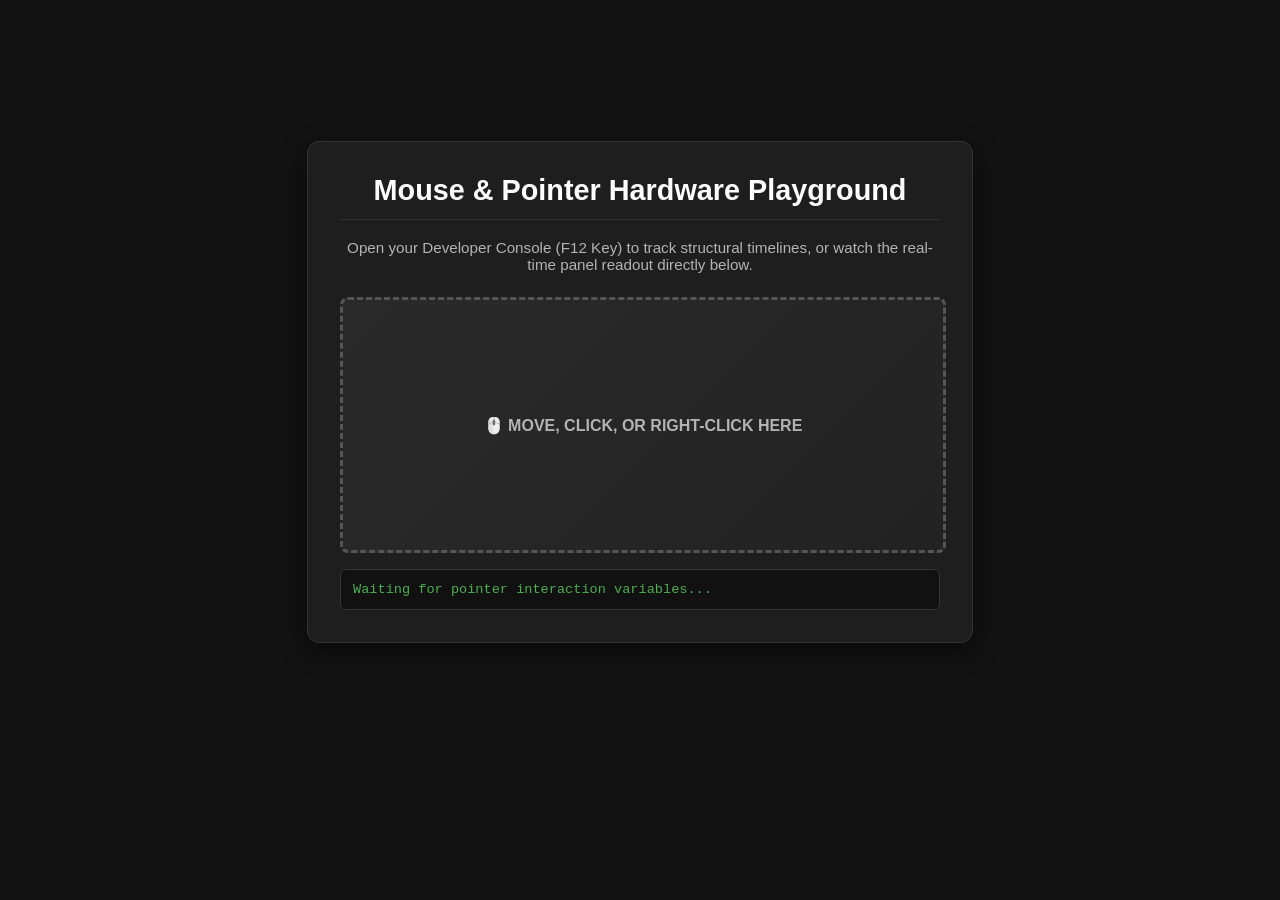
<file: 07_events/02_mouseEvents/index.html>
<!DOCTYPE html>
<html lang="en">
<head>
    <meta charset="UTF-8">
    <meta name="viewport" content="width=device-width, initial-scale=1.0">
    <title>Event Mastery File 2: Mouse & Pointer Sandbox</title>
    <style>
        :root {
            --bg-primary: #121212;
            --bg-secondary: #1e1e1e;
            --text-main: #ffffff;
            --text-muted: #b3b3b3;
            --accent-cyan: #00bcd4;
            --accent-purple: #9c27b0;
            --border-color: #333333;
        }

        body {
            background-color: var(--bg-primary);
            color: var(--text-main);
            font-family: 'Segoe UI', Tahoma, Geneva, Verdana, sans-serif;
            padding: 2rem;
            display: flex;
            flex-direction: column;
            align-items: center;
            justify-content: center;
            min-height: 80vh;
            margin: 0;
        }

        .container {
            background-color: var(--bg-secondary);
            border: 1px solid var(--border-color);
            border-radius: 12px;
            padding: 2rem;
            text-align: center;
            box-shadow: 0 8px 24px rgba(0,0,0,0.5);
            max-width: 600px;
            width: 100%;
        }

        h1 {
            margin-top: 0;
            font-size: 1.8rem;
            border-bottom: 1px solid var(--border-color);
            padding-bottom: 0.75rem;
            color: var(--text-main);
        }

        p {
            color: var(--text-muted);
            font-size: 0.95rem;
            margin-bottom: 1.5rem;
        }

        /* THE INTERACTION PAD TARGET ELEMENT */
        #interaction-pad {
            width: 100%;
            height: 250px;
            background: linear-gradient(135deg, #2a2a2a, #222222);
            border: 3px dashed #555555;
            border-radius: 8px;
            margin: 1rem 0;
            display: flex;
            flex-direction: column;
            align-items: center;
            justify-content: center;
            cursor: crosshair;
            transition: border-color 0.2s ease, box-shadow 0.2s ease;
            position: relative;
        }

        #interaction-pad:hover {
            box-shadow: inset 0 0 15px rgba(0,0,0,0.6);
        }

        .pad-instruction {
            font-weight: bold;
            color: var(--text-muted);
            pointer-events: none; /* Prevents text from hijacking event target coordinates */
            user-select: none;
        }

        .metric-display {
            background-color: #111111;
            border: 1px solid var(--border-color);
            border-radius: 6px;
            padding: 0.75rem;
            margin-top: 1rem;
            font-family: 'Courier New', Courier, monospace;
            font-size: 0.85rem;
            text-align: left;
            color: #4caf50;
        }
    </style>
</head>
<body>

    <div class="container">
        <h1>Mouse & Pointer Hardware Playground</h1>
        <p>Open your Developer Console (F12 Key) to track structural timelines, or watch the real-time panel readout directly below.</p>
        
        <div id="interaction-pad">
            <span class="pad-instruction">🖱️ MOVE, CLICK, OR RIGHT-CLICK HERE</span>
        </div>

        <div class="metric-display" id="screen-readout">
            Waiting for pointer interaction variables...
        </div>
    </div>

    <script src="script.js"></script>
</body>
</html>
</file>
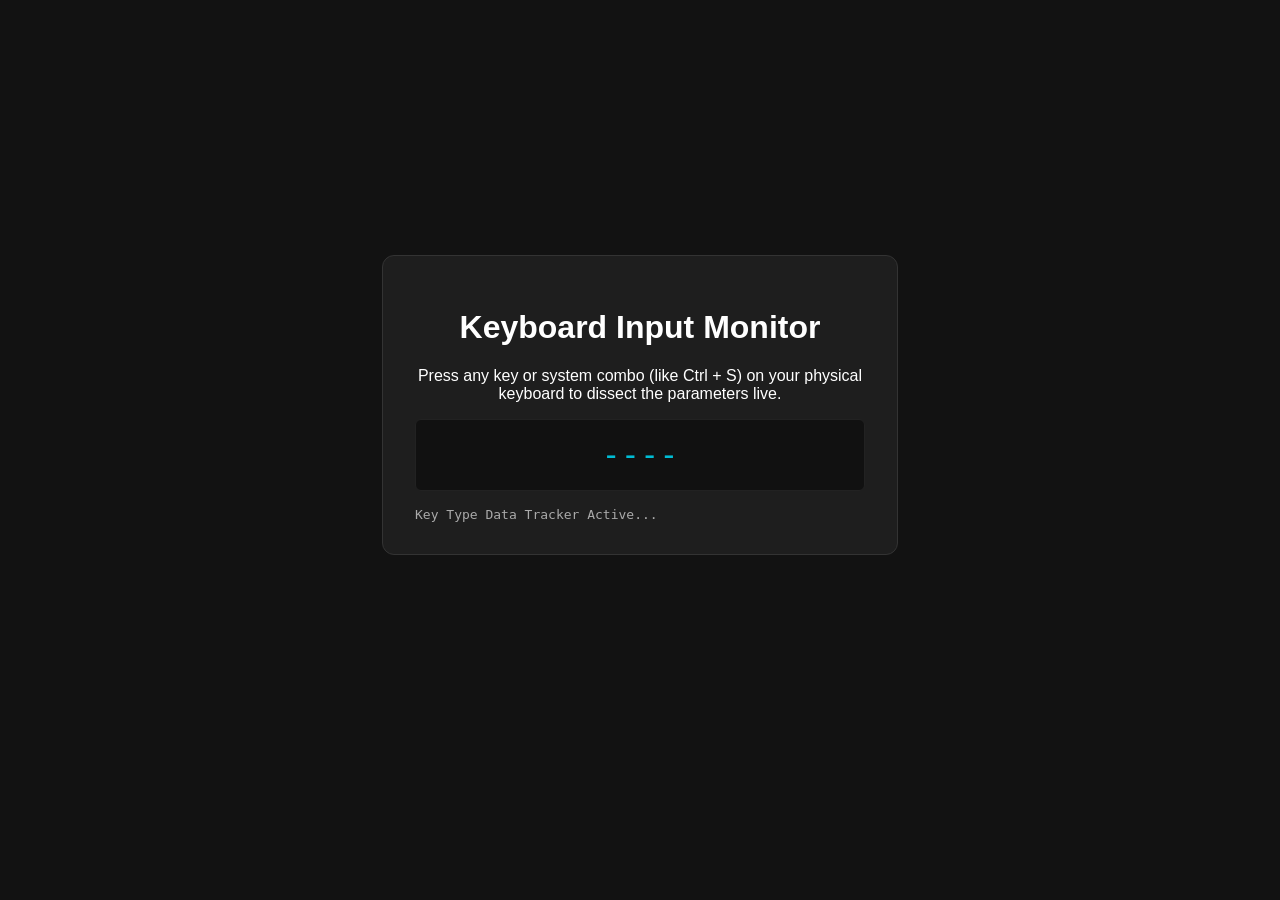
<file: 07_events/03_keyboardEvents/index.html>
<!DOCTYPE html>
<html lang="en">
<head>
    <meta charset="UTF-8">
    <title>Event Mastery File 3: Keyboard Tracker Sandbox</title>
    <style>
        body {
            background-color: #121212;
            color: white;
            font-family: sans-serif;
            display: flex;
            justify-content: center;
            align-items: center;
            height: 90vh;
            margin: 0;
        }
        .panel {
            background: #1e1e1e;
            padding: 2rem;
            border-radius: 12px;
            border: 1px solid #333;
            text-align: center;
            width: 450px;
        }
        .key-box {
            font-size: 2rem;
            color: #00bcd4;
            background: #111;
            padding: 1rem;
            margin: 1rem 0;
            border-radius: 6px;
            font-family: monospace;
            border: 1px solid #222;
        }
    </style>
</head>
<body>

    <div class="panel">
        <h1>Keyboard Input Monitor</h1>
        <p>Press any key or system combo (like Ctrl + S) on your physical keyboard to dissect the parameters live.</p>
        
        <div class="key-box" id="display-code">----</div>
        
        <div id="display-metrics" style="text-align: left; font-family: monospace; color: #aaa;">
            Key Type Data Tracker Active...
        </div>
    </div>

    <script>
        const displayBox = document.getElementById("display-code");
        const metricsBox = document.getElementById("display-metrics");

        window.addEventListener("keydown", function(e) {
            if (e.ctrlKey && e.code === "KeyS") {
                e.preventDefault(); // Stop standard browser actions
            }

            // Update screen elements smoothly
            displayBox.textContent = e.code;
            metricsBox.innerHTML = `
                <strong>e.key:</strong> "${e.key}"<br>
                <strong>e.code:</strong> "${e.code}"<br>
                <strong>e.repeat:</strong> ${e.repeat}<br>
                <strong>Modifier Held:</strong> ${e.ctrlKey ? 'Ctrl ' : ''}${e.shiftKey ? 'Shift ' : ''}${e.altKey ? 'Alt' : ''}
            `;
        });
    </script>
</body>
</html>
</file>
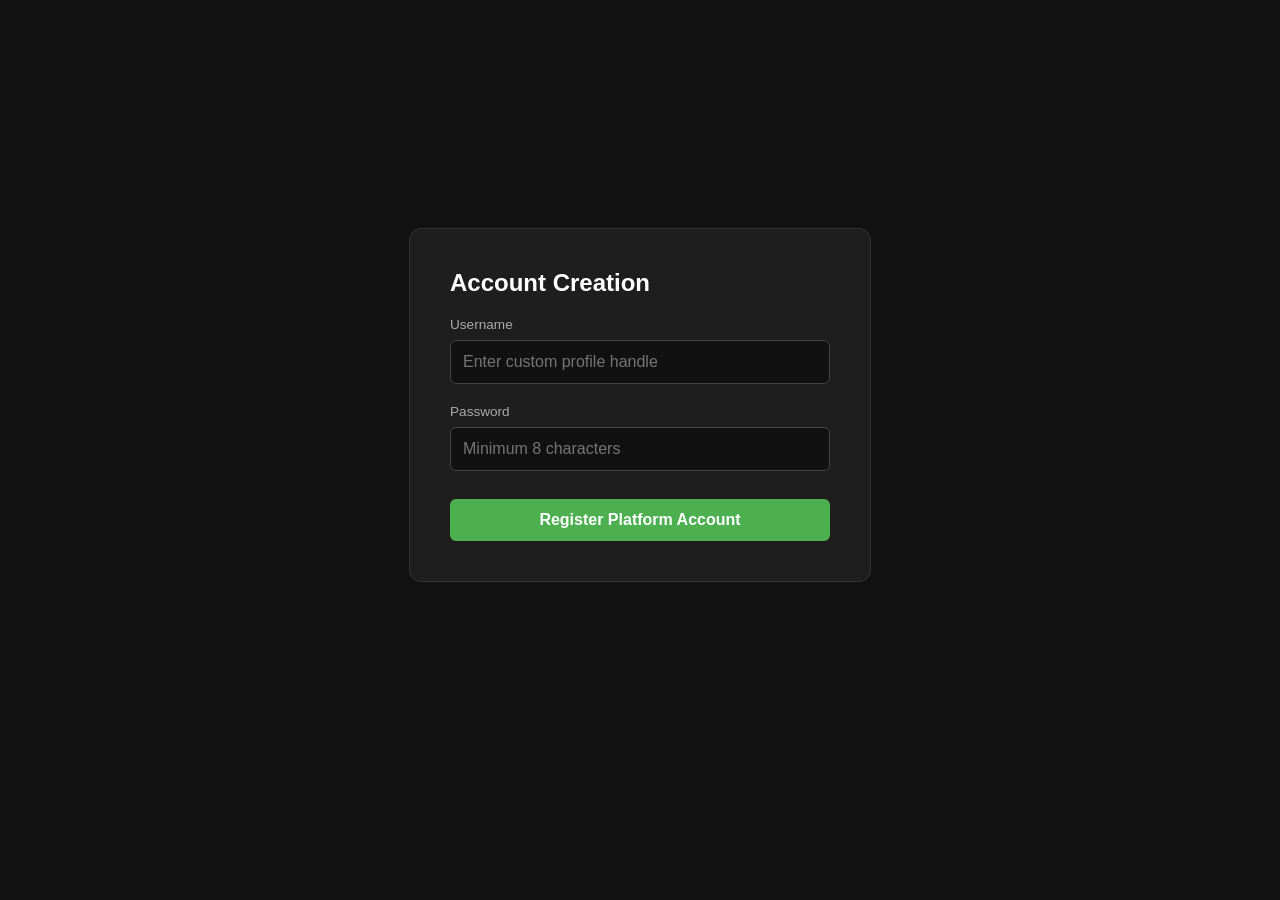
<file: 07_events/04_formEvents/index.html>
<!DOCTYPE html>
<html lang="en">
<head>
    <meta charset="UTF-8">
    <title>Event Mastery File 4: Form Data Monitor</title>
    <style>
        body {
            background-color: #121212;
            color: white;
            font-family: sans-serif;
            display: flex;
            justify-content: center;
            align-items: center;
            height: 90vh;
            margin: 0;
        }
        .form-card {
            background: #1e1e1e;
            padding: 2.5rem;
            border-radius: 12px;
            border: 1px solid #333;
            width: 380px;
        }
        .input-group {
            margin-bottom: 1.25rem;
            display: flex;
            flex-direction: column;
        }
        label {
            font-size: 0.85rem;
            color: #aaa;
            margin-bottom: 0.5rem;
        }
        input {
            background: #111;
            border: 1px solid #444;
            padding: 0.75rem;
            border-radius: 6px;
            color: white;
            font-size: 1rem;
            outline: none;
            transition: border-color 0.2s;
        }
        input:focus {
            border-color: #00bcd4;
        }
        button {
            width: 100%;
            padding: 0.75rem;
            background: #4caf50;
            border: none;
            color: white;
            font-size: 1rem;
            font-weight: bold;
            border-radius: 6px;
            cursor: pointer;
            margin-top: 0.5rem;
        }
        button:hover { background: #45a049; }
    </style>
</head>
<body>

    <div class="form-card">
        <h2 style="margin-top:0;">Account Creation</h2>
        
        <form id="registration-form">
            <div class="input-group">
                <label>Username</label>
                <input type="text" name="username" placeholder="Enter custom profile handle">
            </div>
            <div class="input-group">
                <label>Password</label>
                <input type="password" id="password-input" name="password" placeholder="Minimum 8 characters">
            </div>
            <button type="submit">Register Platform Account</button>
        </form>
    </div>

    <script src="script.js"></script>
</body>
</html>
</file>
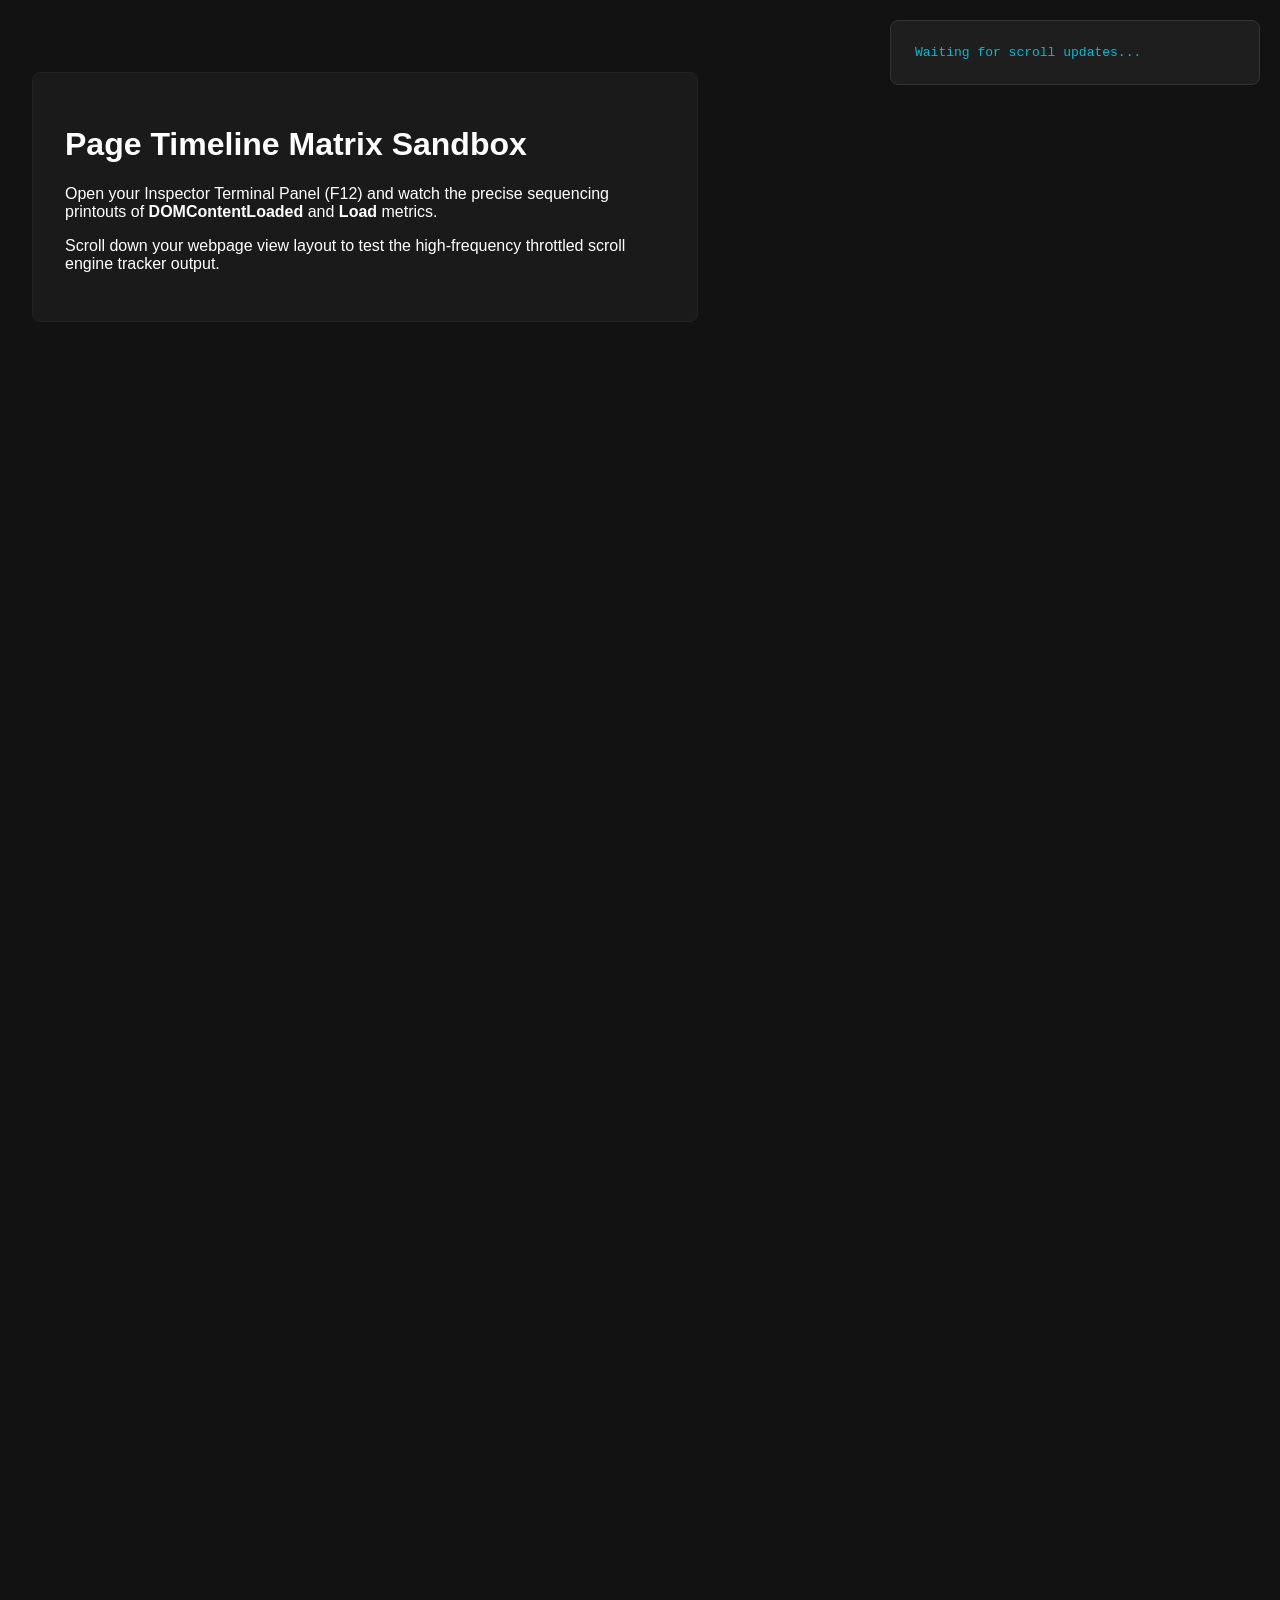
<file: 07_events/05_lifeCycle/index.html>
<!DOCTYPE html>
<html lang="en">
<head>
    <meta charset="UTF-8">
    <title>Event Mastery File 5: Lifecycle & Scroll Playground</title>
    <style>
        body {
            background-color: #121212;
            color: white;
            font-family: sans-serif;
            margin: 0;
            padding: 2rem;
            min-height: 250vh; /* Pushes layout down to allow smooth scrolling tests */
        }
        .dashboard-panel {
            position: fixed; /* Lock metrics box on view during scrolls */
            top: 20px;
            right: 20px;
            background: #1e1e1e;
            border: 1px solid #333;
            padding: 1.5rem;
            border-radius: 8px;
            font-family: monospace;
            color: #00bcd4;
            width: 320px;
        }
        .content-box {
            max-width: 600px;
            background: #1a1a1a;
            padding: 2rem;
            border-radius: 8px;
            border: 1px solid #222;
            margin-top: 40px;
        }
    </style>
</head>
<body>

    <div class="dashboard-panel" id="metrics-panel">
        Waiting for scroll updates...
    </div>

    <div class="content-box">
        <h1>Page Timeline Matrix Sandbox</h1>
        <p>Open your Inspector Terminal Panel (F12) and watch the precise sequencing printouts of <strong>DOMContentLoaded</strong> and <strong>Load</strong> metrics.</p>
        <p>Scroll down your webpage view layout to test the high-frequency throttled scroll engine tracker output.</p>
    </div>

    <script src="script.js">
        const monitorPanel = document.getElementById("metrics-panel");
        let activeScrollFlag = false;

        window.addEventListener("scroll", function() {
            if (activeScrollFlag) return;
            activeScrollFlag = true;

            requestAnimationFrame(() => {
                monitorPanel.innerHTML = `
                    <strong>STATUS:</strong> Scrolling Webpage View<br>
                    <strong>window.scrollY position:</strong> ${window.scrollY}px<br>
                    <strong>Window View Width:</strong> ${window.innerWidth}px
                `;
                activeScrollFlag = false;
            });
        });
    </script>
</body>
</html>
</file>
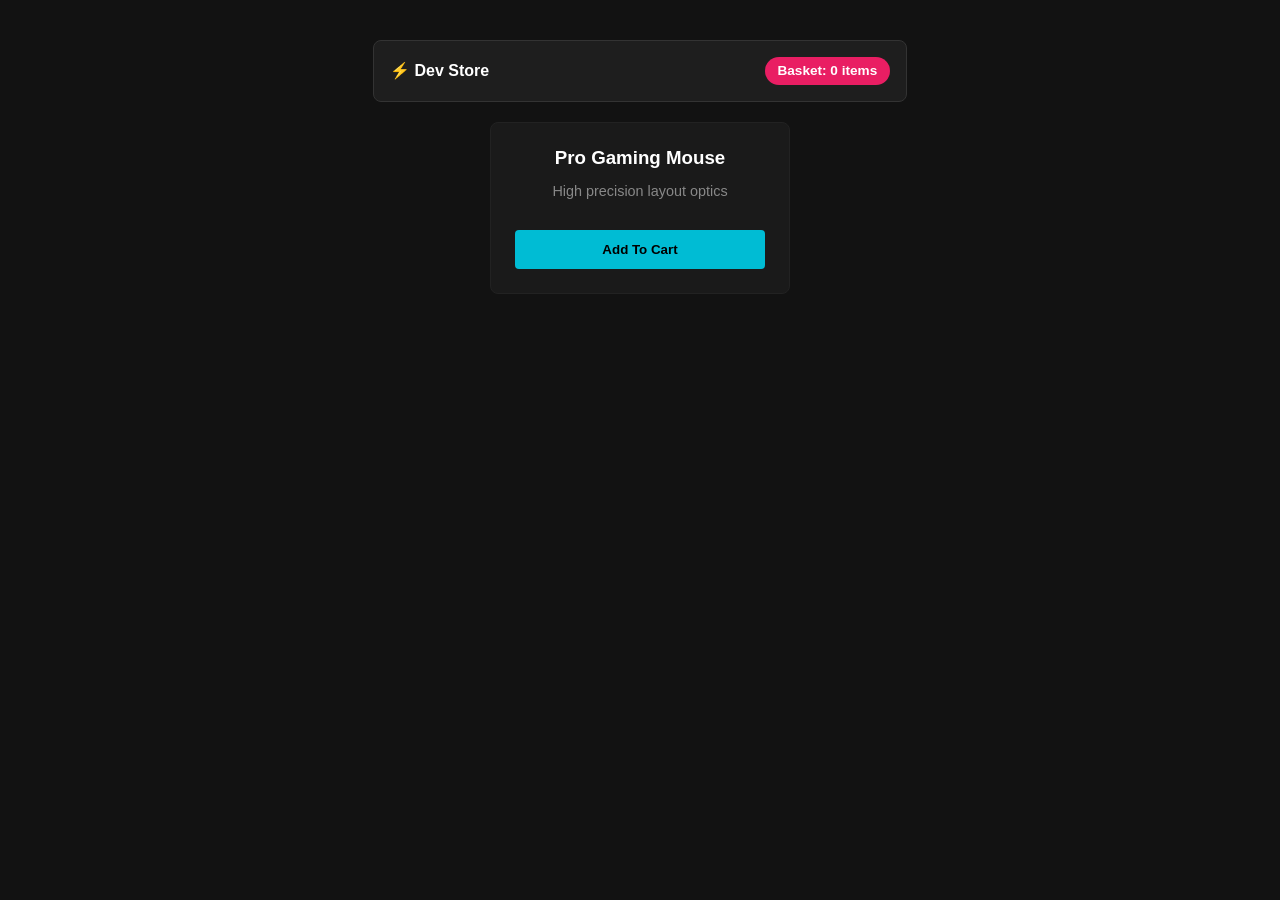
<file: 07_events/06_customEvents/index.html>
<!DOCTYPE html>
<html lang="en">
<head>
    <meta charset="UTF-8">
    <title>Event Mastery File 6: Custom Event Sandbox</title>
    <style>
        body {
            background-color: #121212;
            color: white;
            font-family: sans-serif;
            padding: 2rem;
            display: flex;
            flex-direction: column;
            align-items: center;
        }
        .header-nav {
            width: 100%;
            max-width: 500px;
            background: #1e1e1e;
            padding: 1rem;
            border-radius: 8px;
            border: 1px solid #333;
            display: flex;
            justify-content: space-between;
            align-items: center;
            margin-bottom: 20px;
        }
        .cart-badge {
            background: #e91e63;
            padding: 0.4rem 0.8rem;
            border-radius: 20px;
            font-weight: bold;
            font-size: 0.85rem;
        }
        .product-card {
            background: #1a1a1a;
            border: 1px solid #222;
            padding: 1.5rem;
            border-radius: 8px;
            width: 250px;
            text-align: center;
        }
        button {
            background: #00bcd4;
            color: black;
            border: none;
            padding: 0.75rem 1rem;
            font-weight: bold;
            border-radius: 4px;
            cursor: pointer;
            margin-top: 1rem;
            width: 100%;
        }
        button:hover { background: #00acc1; }
    </style>
</head>
<body>

    <div class="header-nav">
        <strong>⚡ Dev Store</strong>
        <div class="cart-badge" id="cart-display">Basket: 0 items</div>
    </div>

    <div class="product-card">
        <h3 style="margin:0;">Pro Gaming Mouse</h3>
        <p style="color: #888; font-size: 0.9rem;">High precision layout optics</p>
        <button id="buy-btn">Add To Cart</button>
    </div>

    <script src="script.js"></script>
</body>
</html>
</file>
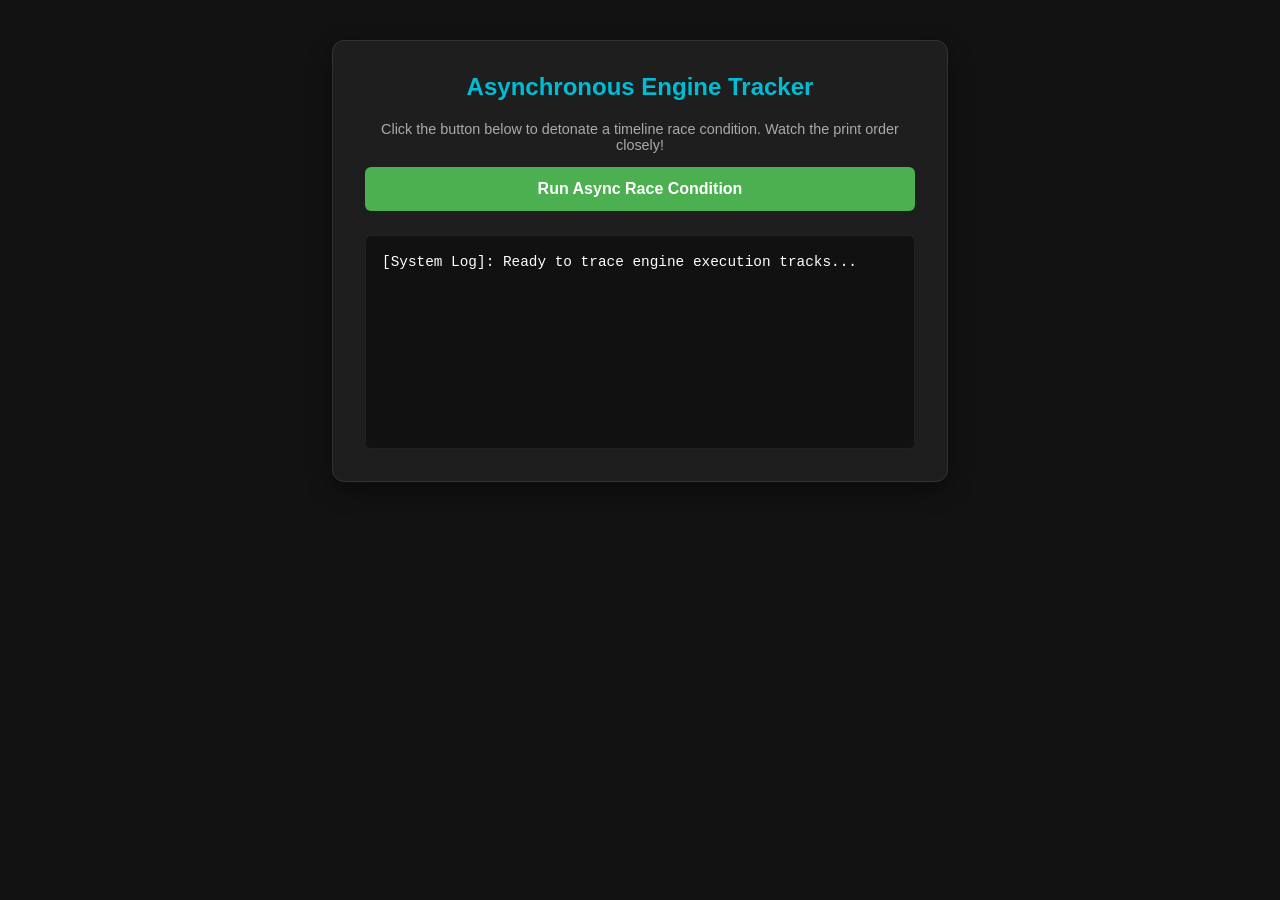
<file: 07_events/07_eventLoops/index.html>
<!DOCTYPE html>
<html lang="en">
<head>
    <meta charset="UTF-8">
    <title>Event Mastery File 7: Event Loop Visualizer</title>
    <style>
        body {
            background-color: #121212;
            color: white;
            font-family: 'Segoe UI', sans-serif;
            padding: 2rem;
            display: flex;
            flex-direction: column;
            align-items: center;
        }
        .control-panel {
            background: #1e1e1e;
            border: 1px solid #333;
            padding: 2rem;
            border-radius: 12px;
            max-width: 550px;
            width: 100%;
            text-align: center;
            box-shadow: 0 8px 24px rgba(0,0,0,0.4);
        }
        button {
            background: #4caf50;
            color: white;
            border: none;
            padding: 0.8rem 1.5rem;
            font-size: 1rem;
            font-weight: bold;
            border-radius: 6px;
            cursor: pointer;
            transition: background 0.2s;
            width: 100%;
        }
        button:hover { background: #45a049; }
        .timeline-box {
            background: #111111;
            border: 1px solid #222;
            padding: 1rem;
            margin-top: 1.5rem;
            border-radius: 6px;
            text-align: left;
            font-family: 'Courier New', monospace;
            font-size: 0.9rem;
            min-height: 180px;
            line-height: 1.5;
        }
        .log-sync  { color: #ffffff; } /* White for synchronous */
        .log-micro { color: #00bcd4; } /* Cyan for Promises */
        .log-macro { color: #ff9800; } /* Orange for Timers */
    </style>
</head>
<body>

    <div class="control-panel">
        <h2 style="margin-top:0; color: #00bcd4;">Asynchronous Engine Tracker</h2>
        <p style="color: #aaa; font-size: 0.9rem;">Click the button below to detonate a timeline race condition. Watch the print order closely!</p>
        
        <button id="trigger-race">Run Async Race Condition</button>

        <div class="timeline-box" id="terminal-screen">
            [System Log]: Ready to trace engine execution tracks...
        </div>
    </div>

    <script src="script.js"></script>
</body>
</html>
</file>
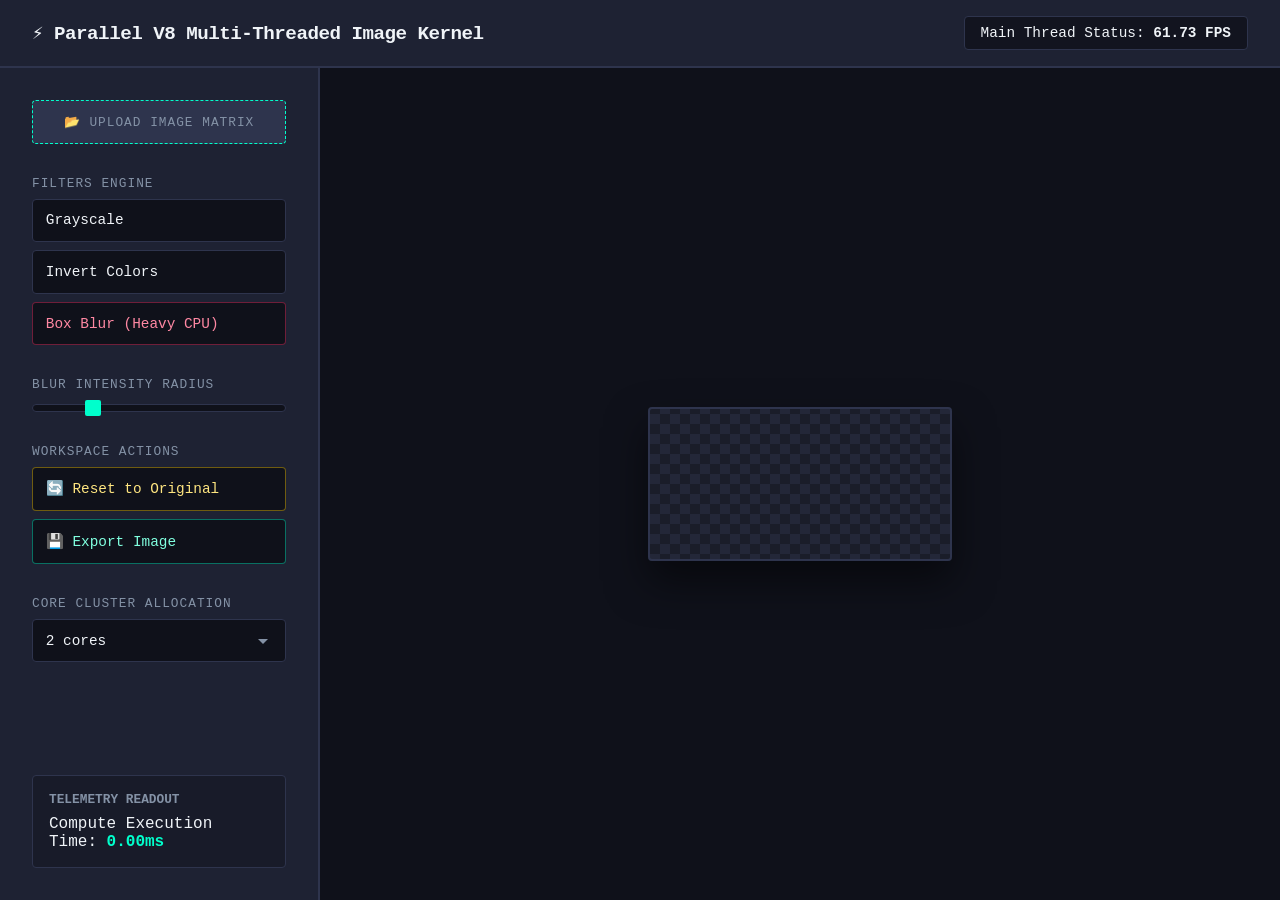
<file: Projects/imgEditor/index.html>
<!DOCTYPE html>
<html lang="en">
<head>
    <meta charset="UTF-8">
    <meta name="viewport" content="width=device-width, initial-scale=1.0">
    <title>Parallel V8 Image Processor</title>
    <link rel="stylesheet" href="style.css">
</head>
<body>
    <div id="app-workspace">
        <header>
            <h1>⚡ Parallel V8 Multi-Threaded Image Kernel</h1>
            <div id="telemetry-panel">
                Main Thread Status: <span id="fps-counter">Calculating FPS...</span>
            </div>
        </header>

        <main>
            <section id="controls">
                <div class="control-group">
                    <label for="image-loader" class="file-label">📂 Upload Image Matrix</label>
                    <input type="file" id="image-loader" accept="image/*">
                </div>
                
                <div class="control-group">
                    <label>Filters Engine</label>
                    <div class="btn-grid">
                        <button id="btn-grayscale">Grayscale</button>
                        <button id="btn-invert">Invert Colors</button>
                        <button id="btn-blur" class="heavy-btn">Box Blur (Heavy CPU)</button>
                    </div>
                </div>

                <div class="control-group">
                    <label for="blur-intensity">Blur Intensity Radius</label>
                    <input type="range" id="blur-intensity" min="1" max="10" value="3">
                </div>

                <div class="control-group">
                    <label>Workspace Actions</label>
                    <div class="btn-grid">
                        <button id="btn-reset" class="safety-btn">🔄 Reset to Original</button>
                        <button id="btn-download" class="success-btn">💾 Export Image</button>
                    </div>
                </div>

                <div class="control-group">
                    <label for="threads-selector">Core Cluster Allocation</label>
                    <select id="threads-selector"></select>
                </div>
                
                <div id="performance-metrics">
                    <h3>Telemetry Readout</h3>
                    <p>Compute Execution Time: <span id="time-metric">0.00ms</span></p>
                </div>
            </section>

            <section id="viewport">
                <div class="canvas-wrapper">
                    <canvas id="main-canvas"></canvas>
                </div>
            </section>
        </main>
    </div>
    
    <script type="module" src="src/main.js"></script>
</body>
</html>
</file>
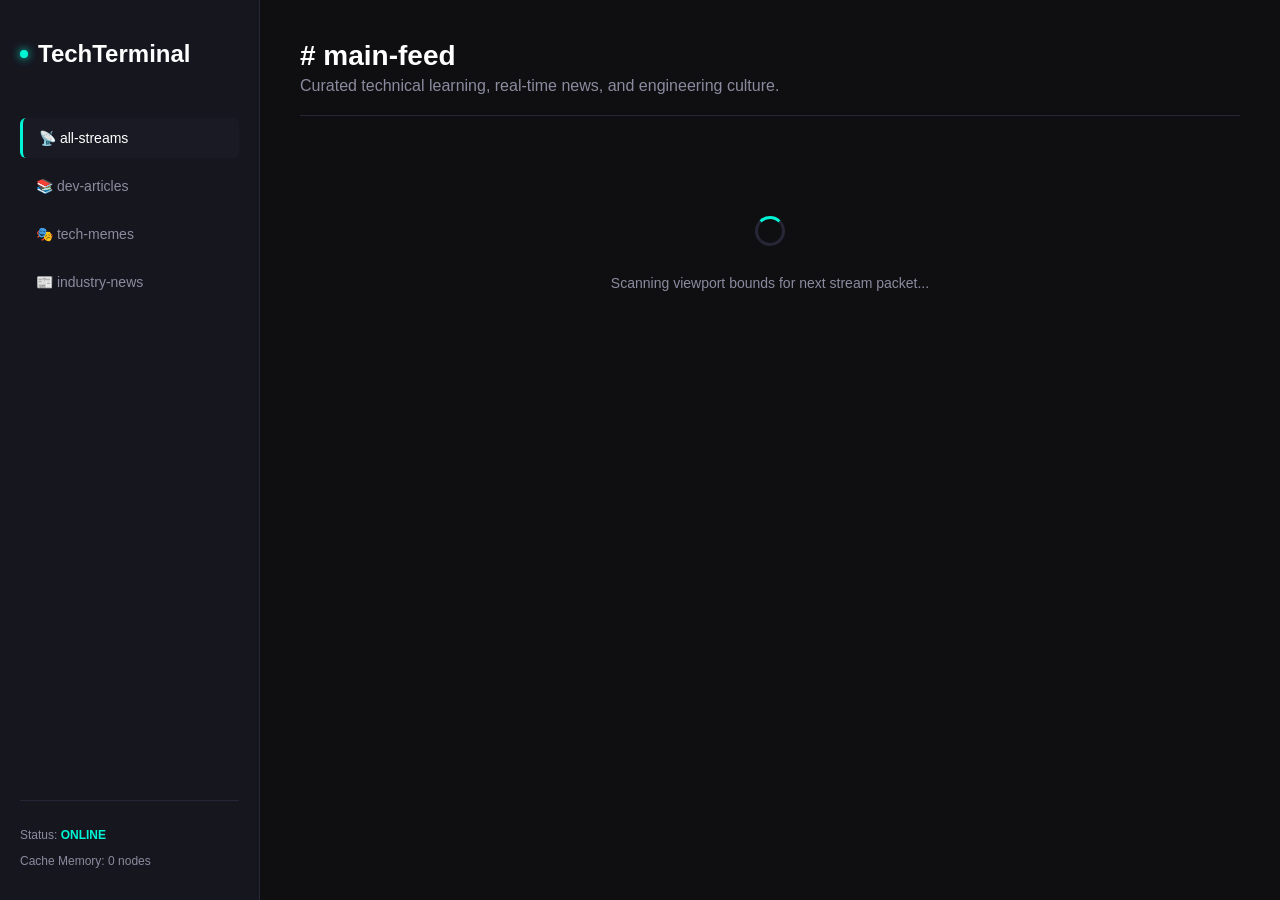
<file: Projects/TechTerminal/index.html>
<!DOCTYPE html>
<html lang="en">
<head>
    <meta charset="UTF-8">
    <meta name="viewport" content="width=device-width, initial-scale=1.0">
    <title>Tech-Scroll Terminal</title>
    <link rel="stylesheet" href="style.css">
</head>
<body>
    <div class="app-container">
        <aside class="sidebar">
            <div class="brand">
                <span class="pulse-dot"></span>
                <h2>TechTerminal</h2>
            </div>
            <nav class="channel-nav">
                <button class="nav-btn active" data-channel="all">📡 all-streams</button>
                <button class="nav-btn" data-channel="articles">📚 dev-articles</button>
                <button class="nav-btn" data-channel="memes">🎭 tech-memes</button>
                <button class="nav-btn" data-channel="news">📰 industry-news</button>
            </nav>
            <div class="system-status">
                <p>Status: <span class="text-green">ONLINE</span></p>
                <p>Cache Memory: <span id="nodeCount">0 nodes</span></p>
            </div>
        </aside>

        <main class="feed-area">
            <header class="feed-header">
                <h1># main-feed</h1>
                <p>Curated technical learning, real-time news, and engineering culture.</p>
            </header>

            <div id="mediaFeed" class="feed-container">
                </div>

            <div id="scrollSentinel" class="sentinel-box">
                <div class="spinner"></div>
                <p>Scanning viewport bounds for next stream packet...</p>
            </div>
        </main>
    </div>

    <div id="mediaModal" class="modal-overlay hidden">
        <div class="modal-content">
            <button id="closeModal" class="close-btn">✕ Close Terminal</button>
            <div id="modalBody"></div>
        </div>
    </div>

    <script type="module" src="./app.js"></script>
</body>
</html>
</file>
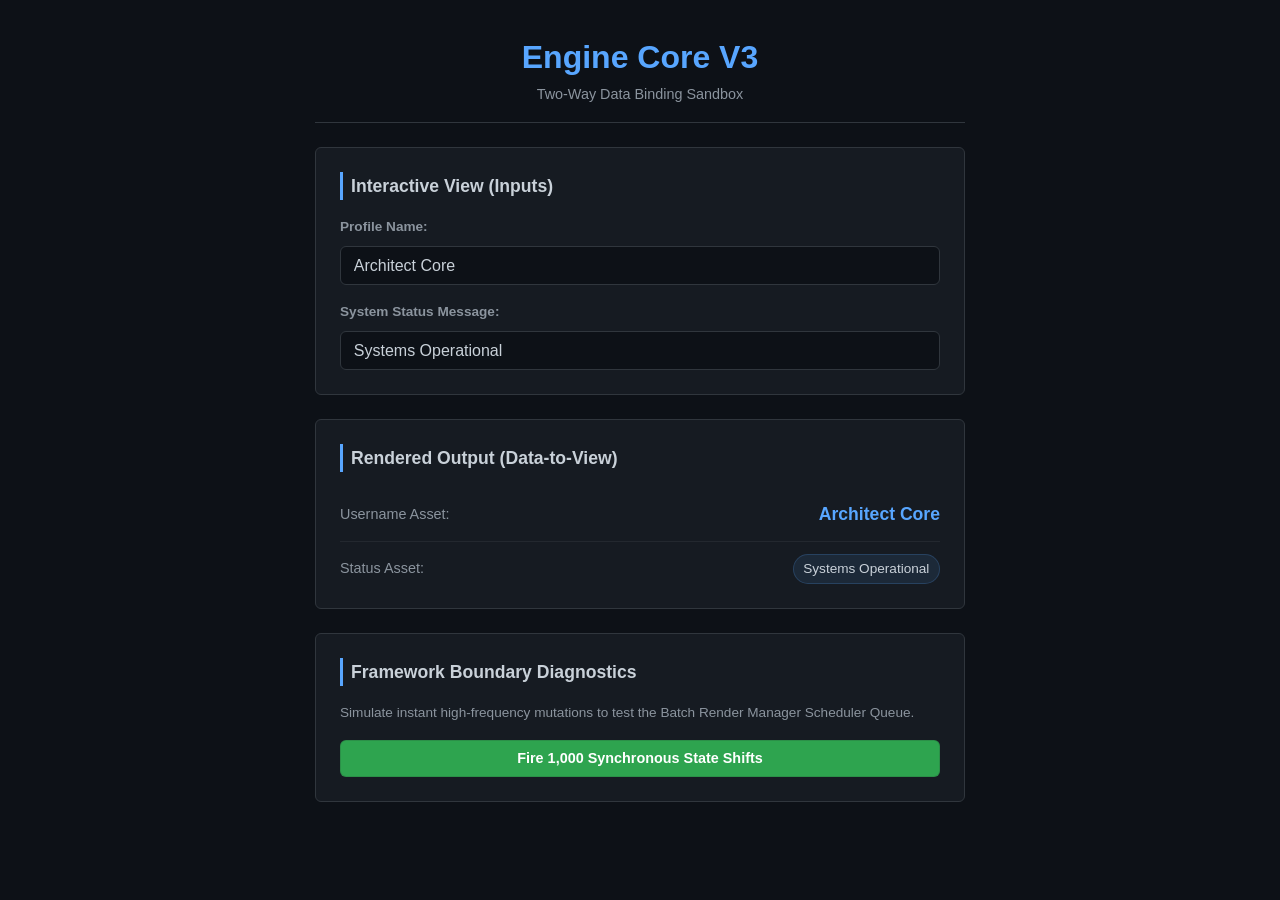
<file: Projects/VueFramework/index.html>
<!DOCTYPE html>
<html lang="en">
<head>
    <meta charset="UTF-8">
    <meta name="viewport" content="width=device-width, initial-scale=1.0">
    <title>Reactive Engine Sandbox</title>
    <link rel="stylesheet" href="style.css">
</head>
<body>

    <main class="app-container" id="app">
        <header class="app-header">
            <h1>Engine Core V3</h1>
            <p>Two-Way Data Binding Sandbox</p>
        </header>

        <section class="control-panel">
            <h2>Interactive View (Inputs)</h2>
            
            <div class="input-group">
                <label for="username-input">Profile Name:</label>
                <input type="text" id="username-input" v-model="username" placeholder="Type name...">
            </div>

            <div class="input-group">
                <label for="status-input">System Status Message:</label>
                <input type="text" id="status-input" v-model="systemStatus" placeholder="Type status...">
            </div>
        </section>

        <section class="display-panel">
            <h2>Rendered Output (Data-to-View)</h2>
            
            <div class="output-row">
                <span class="label">Username Asset:</span>
                <strong class="highlight" v-bind="username">Loading...</strong>
            </div>

            <div class="output-row">
                <span class="label">Status Asset:</span>
                <span class="text-bubble" v-bind="systemStatus">Loading...</span>
            </div>
        </section>

        <section class="trigger-panel">
            <h2>Framework Boundary Diagnostics</h2>
            <p>Simulate instant high-frequency mutations to test the Batch Render Manager Scheduler Queue.</p>
            <button id="stress-test-btn" class="btn">Fire 1,000 Synchronous State Shifts</button>
        </section>
    </main>

    <script type="module" src="core/main.js"></script>
</body>
</html>
</file>
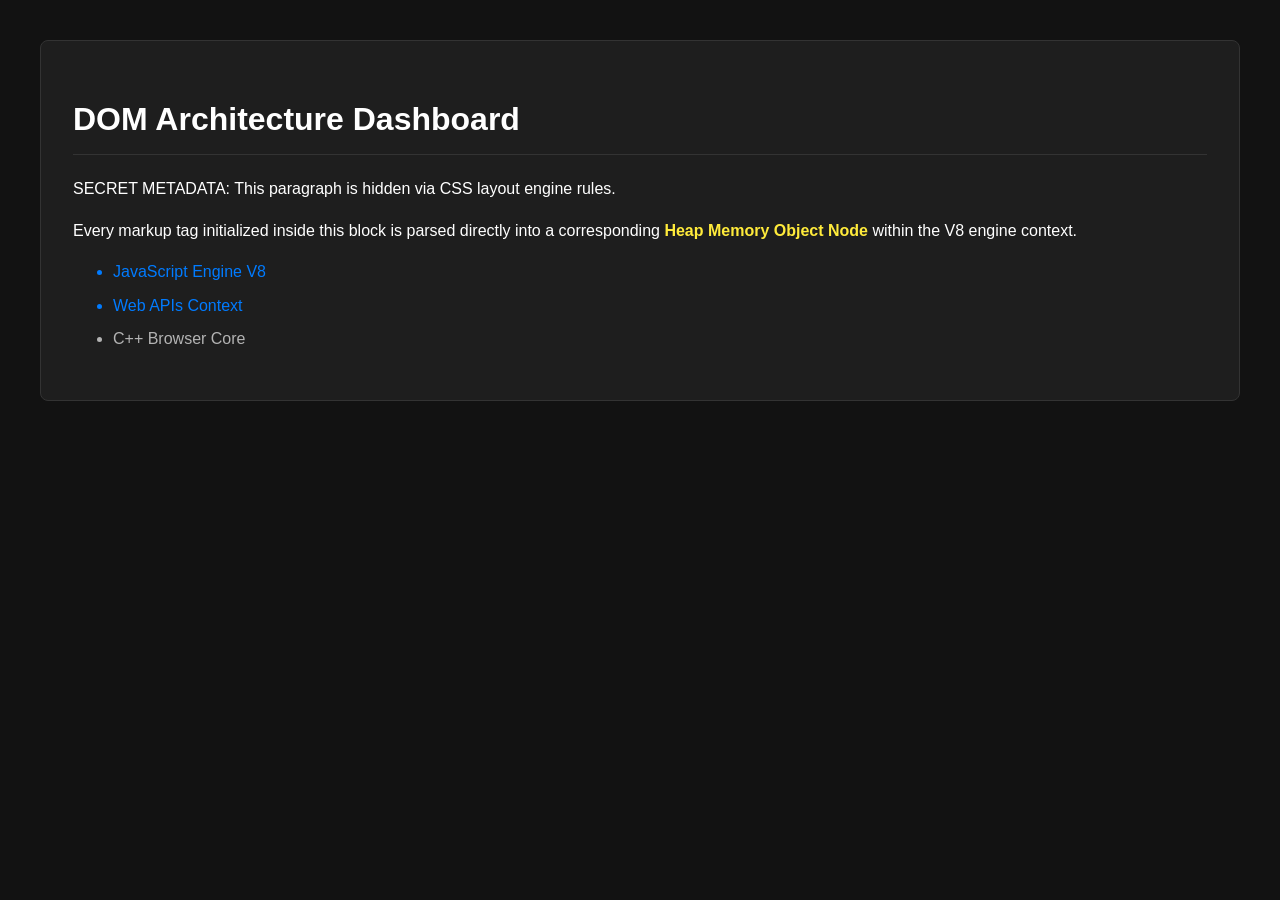
<file: 06_dom/01_fundamentals.html>
<!DOCTYPE html>
<html lang="en">
<head>
    <meta charset="UTF-8">
    <title>DOM Part 1: Fundamentals & Selections Master Notes</title>
    <style>
        :root {
            --bg-primary: #121212;
            --bg-secondary: #1e1e1e;
            --text-main: #ffffff;
            --text-muted: #b3b3b3;
            --accent-blue: #007bff;
            --accent-yellow: #ffeb3b;
            --accent-green: #4caf50;
            --border-color: #333333;
        }

        body {
            background-color: var(--bg-primary);
            color: var(--text-main);
            font-family: 'Segoe UI', Tahoma, Geneva, Verdana, sans-serif;
            padding: 2rem;
            line-height: 1.6;
        }

        .note-container {
            background-color: var(--bg-secondary);
            border: 1px solid var(--border-color);
            border-radius: 8px;
            padding: 2rem;
            margin-bottom: 2rem;
        }

        h1, h2, h3 {
            color: var(--text-main);
            border-bottom: 1px solid var(--border-color);
            padding-bottom: 0.5rem;
        }

        h2 { color: var(--accent-blue); }
        
        .highlight {
            color: var(--accent-yellow);
            font-weight: bold;
        }

        .hidden-meta {
            display: none;
        }

        .sample-list {
            list-style-type: square;
            padding-left: 1.5rem;
        }

        .list-item {
            color: var(--text-muted);
            margin: 0.5rem 0;
        }
    </style>
</head>
<body>

    <div class="note-container" id="sandbox-root">
        <h1 id="main-title" class="title-class-hook">DOM Architecture Dashboard</h1>
        
        <p class="desc-node-class" class="hidden-meta">
            SECRET METADATA: This paragraph is hidden via CSS layout engine rules.
        </p>
        
        <p class="desc-node-class">
            Every markup tag initialized inside this block is parsed directly into a corresponding 
            <span class="highlight">Heap Memory Object Node</span> within the V8 engine context.
        </p>

        <ul class="languages-framework-list" id="core-tech-tree">
            <li class="list-item target-framework">JavaScript Engine V8</li>
            <li class="list-item target-framework">Web APIs Context</li>
            <li class="list-item">C++ Browser Core</li>
        </ul>
    </div>

    <script>
        // ============================================================================
        // CHAPTER 1: THE RENDERING PIPELINE & THE DOM TREE MODEL
        // ============================================================================
        /*
          1. THE PIPELINE MECHANICS:
             [Raw HTML Stream] -> [Tokenization & Parsing] -> [Node Instances] -> [DOM Tree]
             The browser engine accepts character bytes from network streams, breaks them into 
             structural tag tokens, instantiates corresponding JavaScript objects inside the Heap,
             and establishes parent-child relational pointers to build the topological DOM Tree.

          2. THE MASTER INHERITANCE HIERARCHY CHAIN:
             Every single element on a web page is an object inheriting behaviors down a strict chain:
             EventTarget (Gives the ability to attach .addEventListener())
               └── Node (Manages raw structural topology: .childNodes, .parentNode)
                    └── Element (Manages tag attributes: .id, .className, .setAttribute())
                         └── HTMLElement (Manages styles and layout text: .style, .innerText)
        */

        // ============================================================================
        // CHAPTER 2: NODE VS ELEMENT TOPOLOGY DEFUSE DETECTOR
        // ============================================================================
        /*
          - NODE: Generic parent definition block for EVERYTHING in the tree map.
                  Includes Element Tags, Text segments, Document, Comments, and Whitespace Enters.
          - ELEMENT: Highly specialized sub-class of Node representing literal physical HTML tags.
                     Elements can hold attributes, classes, and compute CSS styling layouts.
        */
        const techTreeUl = document.getElementById("core-tech-tree");
        // console.log(techTreeUl.childNodes);
        

        console.log("=== NODE VS ELEMENT STRUCTURAL ANALYSIS ===");
        // The childNodes property collects EVERY raw node type, including whitespace line breaks!
        console.log(`Literal childNodes array length (Bloated via text nodes): ${techTreeUl.childNodes.length}`); // Output: 7
        
        // The children property filters the array down STRICTLY to Element nodes (HTML tags)
        console.log(`Clean children array length (Element tags only): ${techTreeUl.children.length}`);     // Output: 3


        // ============================================================================
        // CHAPTER 3: THE DUAL-GENERATION SELECTOR ENGINE MATRIX
        // ============================================================================
        
        // --- 1. LEGACY STRUCTURAL LOOKUPS ---
        // Engine Mechanics: Directly queries indexed internal lookup tables inside the browser layer.
        // Performance Profile: Ultra-Fast. Constant Time O(1) performance footprint.
        const titleElement = document.getElementById("main-title"); 
        const liveClassCollection = document.getElementsByClassName("list-item"); // Returns HTMLCollection

        // --- 2. MODERN CSS ENGINE PARSERS ---
        // Engine Mechanics: Wakes up the internal CSS Selector Engine parser to perform depth-first
        // pre-order traversal scans across the topological layout.
        // Performance Profile: Moderate. Slower than direct ID hashes on huge industrial pages.
        const firstMatchingDesc = document.querySelector(".desc-node-class"); 
        const staticSnapshotNodeList = document.querySelectorAll(".desc-node-class"); // Returns NodeList

        /*
          --- DATA COLLECTION TYPE DIVIDE ---
          - HTMLCollection: LIVE reflection of the DOM tree. Size adapts dynamically if code mutates
                            the underlying elements. Lacks native engine support for .forEach().
          - NodeList: STATIC frozen photograph snapshot of the element collection state. Size remains
                      constant even if elements drop off the page. Native .forEach() loop support included.
        */
        console.log("\n=== COLLECTION ITERATION METHODOLOGIES ===");

        // Iterating NodeList cleanly:
        staticSnapshotNodeList.forEach((node, index) => {
            console.log(`NodeList [${index}] text: ${node.textContent.trim()}`);
        });

        // Iterating HTMLCollection safely (Requires explicit conversion to native array first):
        Array.from(liveClassCollection).forEach((element) => {
            if (element.classList.contains("target-framework")) {
                element.style.color = "var(--accent-blue)"; // Dynamic style injection
            }
        });


        // ============================================================================
        // CHAPTER 4: TEXT PROCESSING PHYSICS (.innerText vs .textContent vs .innerHTML)
        // ============================================================================
        /*
          - .innerText: Layout-aware. Computes visual CSS layers. Skips text content trapped
                        inside tags marked with 'display: none' or 'visibility: hidden'.
          - .textContent: Data-aware. Completely blind to visual layouts. Directly extracts raw string
                          data straight from text nodes in memory, capturing tabs, whitespace, and hidden data.
          - .innerHTML: Structural Parser engine. Returns or rewrites raw text PLUS nested HTML strings.
                        CRITICAL HAZARD: Triggers massive layout reflow computations and exposes
                        the software to Cross-Site Scripting (XSS) injection injection vulnerabilities.
        */
        const sandboxRoot = document.querySelector("#sandbox-root");
        
        console.log("\n=== TEXT PROCESSING ENGINE READ OUTPUTS ===");
        console.log("--- INNER_TEXT ENGINE ENGINE ---");
        console.log(sandboxRoot.innerText); // 📝 Skips the hidden paragraph tag entirely
        
        console.log("--- TEXT_CONTENT ENGINE ENGINE ---");
        console.log(sandboxRoot.textContent); // 📝 Pulls data from hidden nodes, capturing raw line-breaks
    </script>
</body>
</html>
</file>
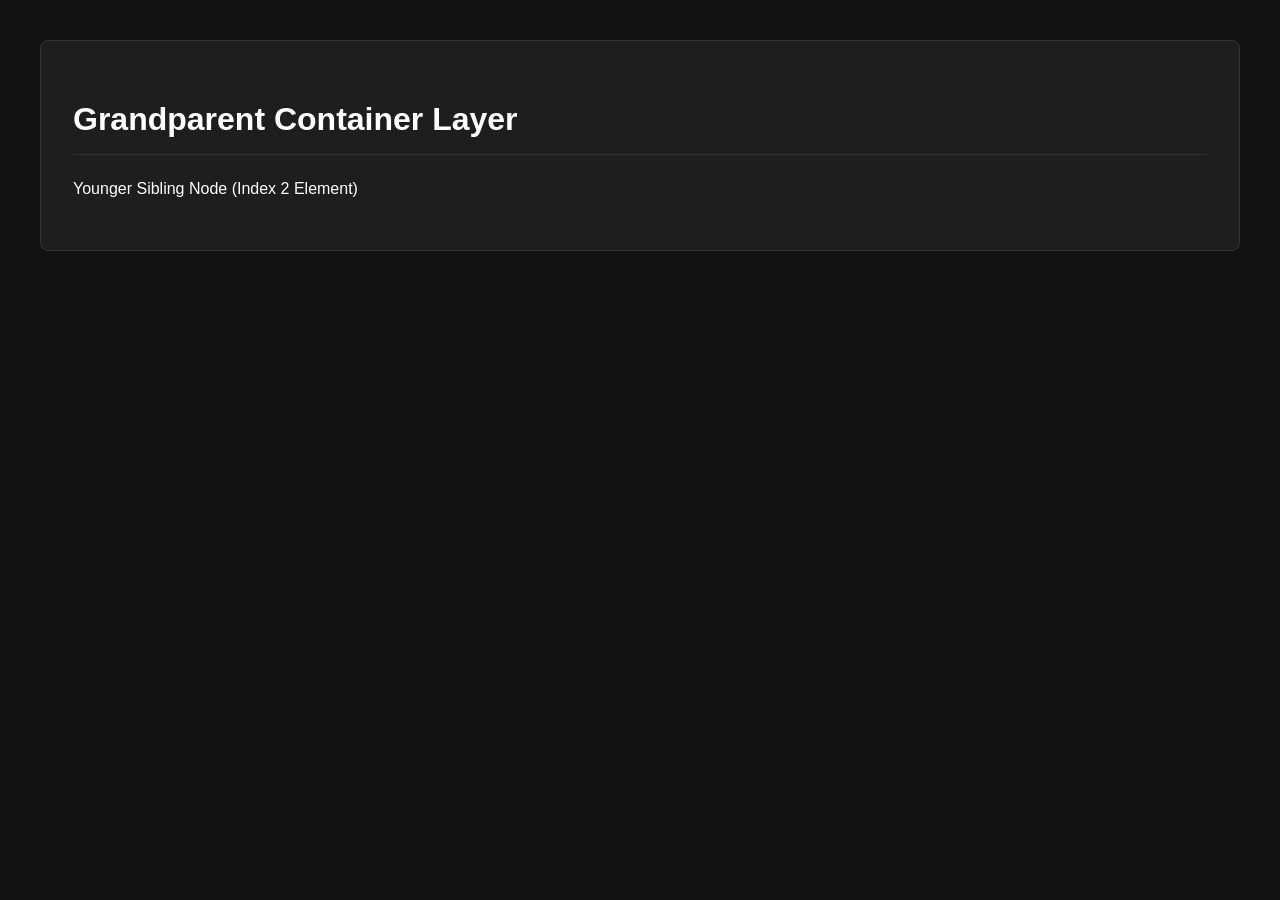
<file: 06_dom/02_domTree.html>
<!DOCTYPE html>
<html lang="en">
<head>
    <meta charset="UTF-8">
    <title>DOM Part 2: Traversal & Tree Relationships Master Notes</title>
    <style>
        :root {
            --bg-primary: #121212;
            --bg-secondary: #1e1e1e;
            --text-main: #ffffff;
            --text-muted: #b3b3b3;
            --accent-purple: #9c27b0;
            --accent-cyan: #00bcd4;
            --accent-orange: #ff9800;
            --border-color: #333333;
        }

        body {
            background-color: var(--bg-primary);
            color: var(--text-main);
            font-family: 'Segoe UI', Tahoma, Geneva, Verdana, sans-serif;
            padding: 2rem;
            line-height: 1.6;
        }

        .note-container {
            background-color: var(--bg-secondary);
            border: 1px solid var(--border-color);
            border-radius: 8px;
            padding: 2rem;
            margin-bottom: 2rem;
        }

        h1, h2, h3 {
            color: var(--text-main);
            border-bottom: 1px solid var(--border-color);
            padding-bottom: 0.5rem;
        }

        h2 { color: var(--accent-purple); }
    </style>
</head>
<body>

    <div class="note-container" id="family-tree-root">
        <h1 id="ancestor-title">Grandparent Container Layer</h1>
        
        <div id="parent-node">
            <p id="first-sibling">Elder Sibling Node (Index 0 Element)</p>
            <p id="target-node">Target Center Node (The Anchor Reference)</p>
            <p id="last-sibling">Younger Sibling Node (Index 2 Element)</p>
        </div>
    </div>

    <script>
        // ============================================================================
        // CHAPTER 1: THE DUALITY OF DOM TRAVERSAL ENGINES
        // ============================================================================
        /*
          The browser engine maps out the hierarchy of the page as a continuous graph.
          When shifting focus from a selected element to its neighbors, developers must choose
          between two completely distinct traversal engines depending on the performance need:

          1. ELEMENT-ONLY TRAVERSAL (The Layout Filter Engine):
             - Jumps exclusively from physical HTML markup tag to HTML markup tag.
             - Completely filters out and ignores whitespaces, enters, text nodes, and comments.
             - Pointers: .children, .parentElement, .firstElementChild, .lastElementChild, .nextElementSibling, .previousElementSibling

          2. RAW NODE TRAVERSAL (The Topological Tree Engine):
             - Maps out the absolute literal physical representation of the source document text.
             - Treats space entries, carriage returns, text snippets, and comment tags as full family nodes.
             - Pointers: .childNodes, .parentNode, .firstChild, .lastChild, .nextSibling, .previousSibling
        */

        const targetAnchor = document.getElementById("target-node");

        // ============================================================================
        // CHAPTER 2: HORIZONTAL TRAVERSAL NAVIGATION (SIBLINGS)
        // ============================================================================
        console.log("=== SIBLING NAVIGATION ARCHITECTURE ===");

        // --- Element-Only Horizon ---
        const nextElement = targetAnchor.nextElementSibling;
        const prevElement = targetAnchor.previousElementSibling;
        console.log("Clean Next Sibling Element ID:", nextElement.id); // Output: "last-sibling"
        console.log("Clean Prev Sibling Element ID:", prevElement.id); // Output: "first-sibling"

        // --- Raw Node Horizon ---
        // TRAP DETECTED: The immediate next physical node is the whitespace carriage return line break!
        const rawNextNode = targetAnchor.nextSibling; 
        console.log("Raw Next Sibling Node Type:", rawNextNode.nodeType); // Output: 3 (Text Node)
        console.log("Raw Next Sibling Node Value:", JSON.stringify(rawNextNode.nodeValue)); // Shows the "\n            " layout indentation

        // will learn about JSON.stringify later 
        // ============================================================================
        // CHAPTER 3: VERTICAL TRAVERSAL NAVIGATION (PARENT & CHILDREN)
        // ============================================================================
        console.log("\n=== VERTICAL NAVIGATION ENGINE ===");

        // Moving Upward:
        // .parentElement finds the direct parent HTML tag container wrapper block
        const parentDiv = targetAnchor.parentElement;
        console.log("Immediate Parent Container ID:", parentDiv.id); // Output: "parent-node"

        // Chaining Upward: Moving from target -> parent -> grandparent
        const grandParentNode = targetAnchor.parentElement.parentElement;
        console.log("Grandparent Level Container ID:", grandParentNode.id); // Output: "family-tree-root"

        // Moving Downward:
        console.log("Filtered Child Element Tags Array Count:", parentDiv.children.length); // Output: 3
        console.log("Raw Topological Child Nodes Count (Bloated):", parentDiv.childNodes.length); // Output: 7 (Includes enters and comments)


        // ============================================================================
        // CHAPTER 4: NODE TYPES CLASSIFICATION REFERENCE CHECKS
        // ============================================================================
        /*
          When walking the tree using raw node pointers, check the internal integer flags
          exposed by the .nodeType property to identify what object you are holding:
          
          - Type Flag 1 : Element Node (HTML tag wrapper)
          - Type Flag 3 : Text Node (Raw character data, tabs, or whitespace enters)
          - Type Flag 8 : Comment Node (In-line code comments kept by the browser)
        */
        console.log("\n=== NODE TYPE FLAG CLASSIFICATIONS ===");
        console.log("Target Anchor Element Node Type:", targetAnchor.nodeType); // Output: 1
        console.log("Whitespace text block Node Type:", targetAnchor.nextSibling.nodeType); // Output: 3


        // ============================================================================
        // CHAPTER 5: ADVANCED MEMORY TRAP — DETACHED DOM MEMORY LEAKS
        // ============================================================================
        /*
          ARCHITECTURAL HAZARD: THE DETACHED DOM NODE SPECIFICATION
          When you use a removal engine method (like parentDiv.removeChild(targetAnchor) or 
          targetAnchor.remove()) to discard an element from the web display screen, the browser
          engine detaches it from the structural DOM layout tree.

          CRITICAL PITFALL: If you still maintain an active global JavaScript variable reference 
          holding that element object (e.g., the 'targetAnchor' constant in this script context),
          the element cannot be garbage-collected! 

          It remains fully allocated inside your system's Heap Memory. Not only does the node
          itself leak, but the entire sub-tree linked underneath it is trapped in memory too.

          SANITIATION CLEANUP REMEDIATION PROTOCOL:
          Once an element is unmounted from the webpage layout, forcefully slice its memory
          bindings by reassigning variable pointers to 'null'. This clears the reference vector 
          and flags the node for the next Garbage Collection cycle sweep.
        */
        
        console.log("\n=== EXECUTION DETACHED DOM SAFETY SIMULATION ===");
        // Unmount the target element from the live document screen layout
        targetAnchor.remove(); 
        console.log("Node status check: Removed from DOM layout, but variable still alive in Heap!");
        console.log("Accessing detached node variable data content safely:", targetAnchor.id); // Works! Prints "target-node"

        // Forceful garbage-collection release protocol:
        let dynamicNodeReference = document.getElementById("first-sibling");
        dynamicNodeReference.remove(); // Drop from layout tree
        dynamicNodeReference = null;   // Wipes the heap pointer reference channel. Safe!
    </script>
</body>
</html>
</file>
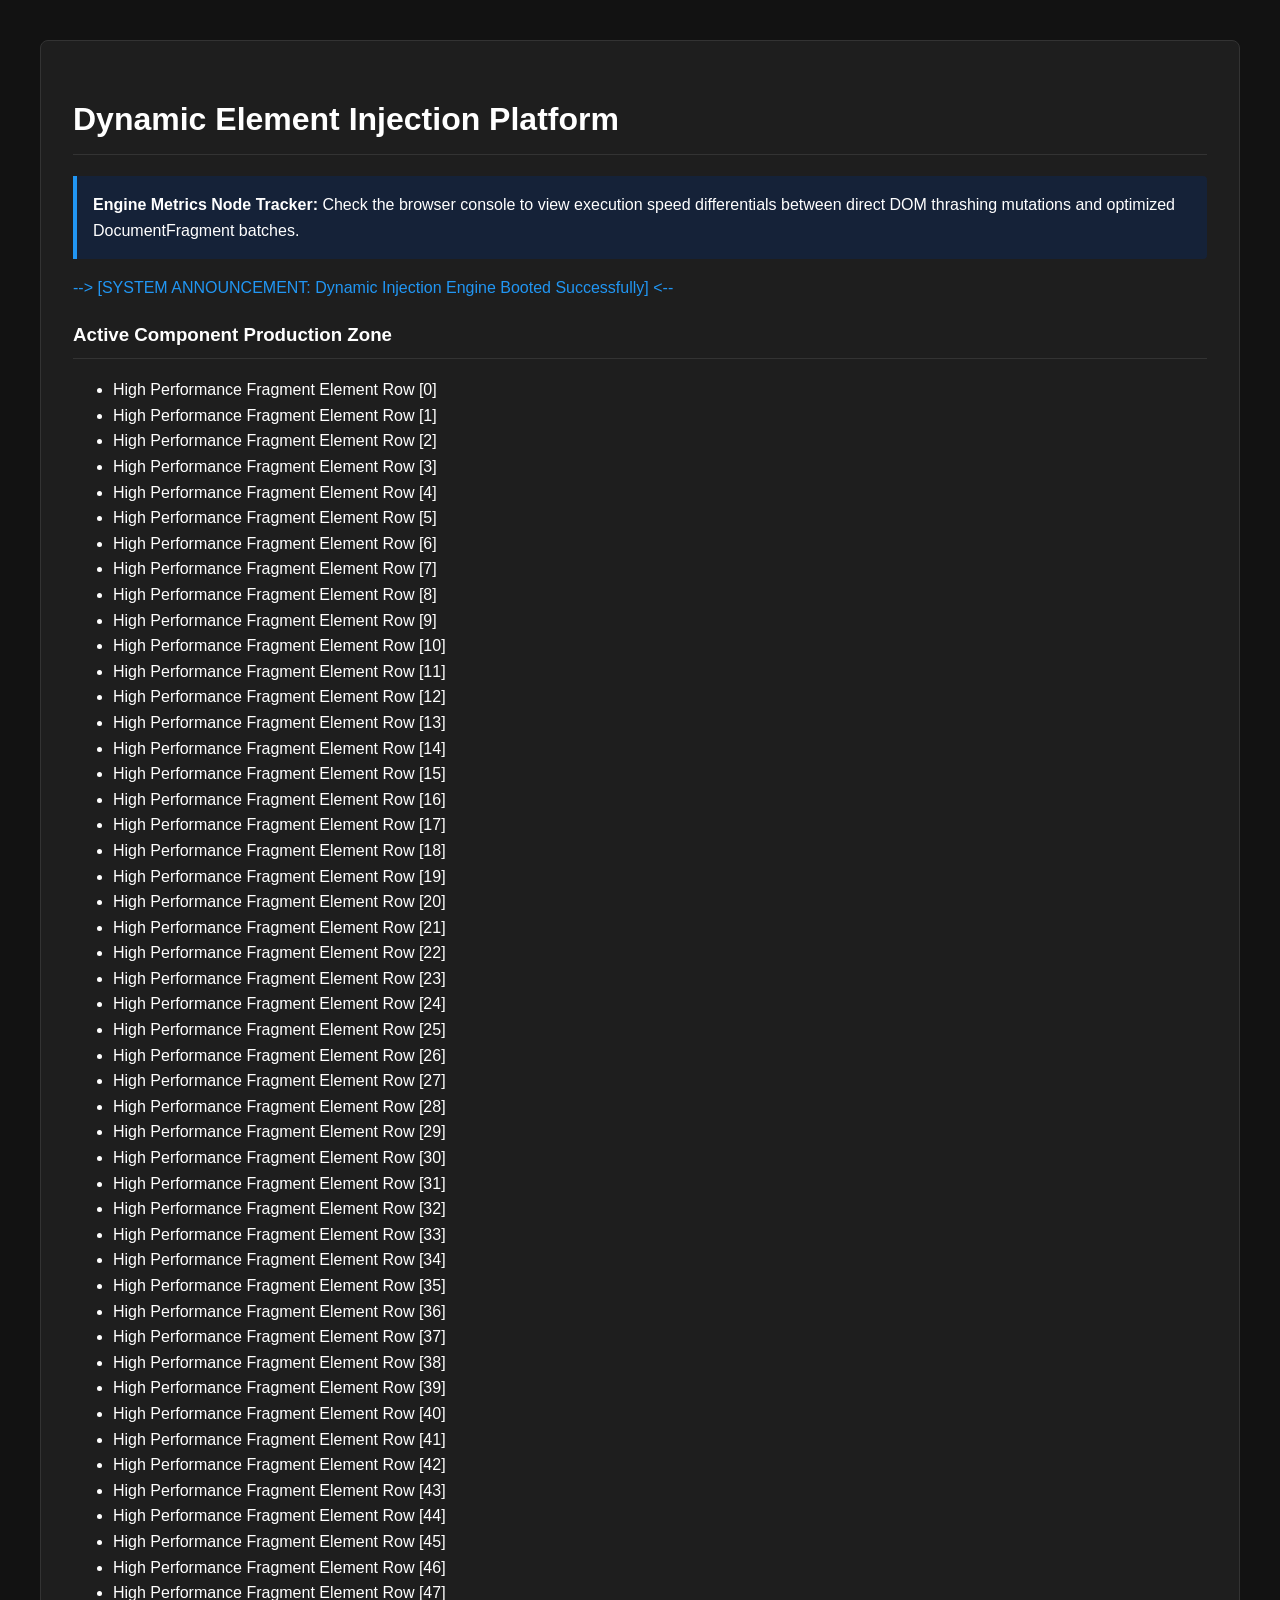
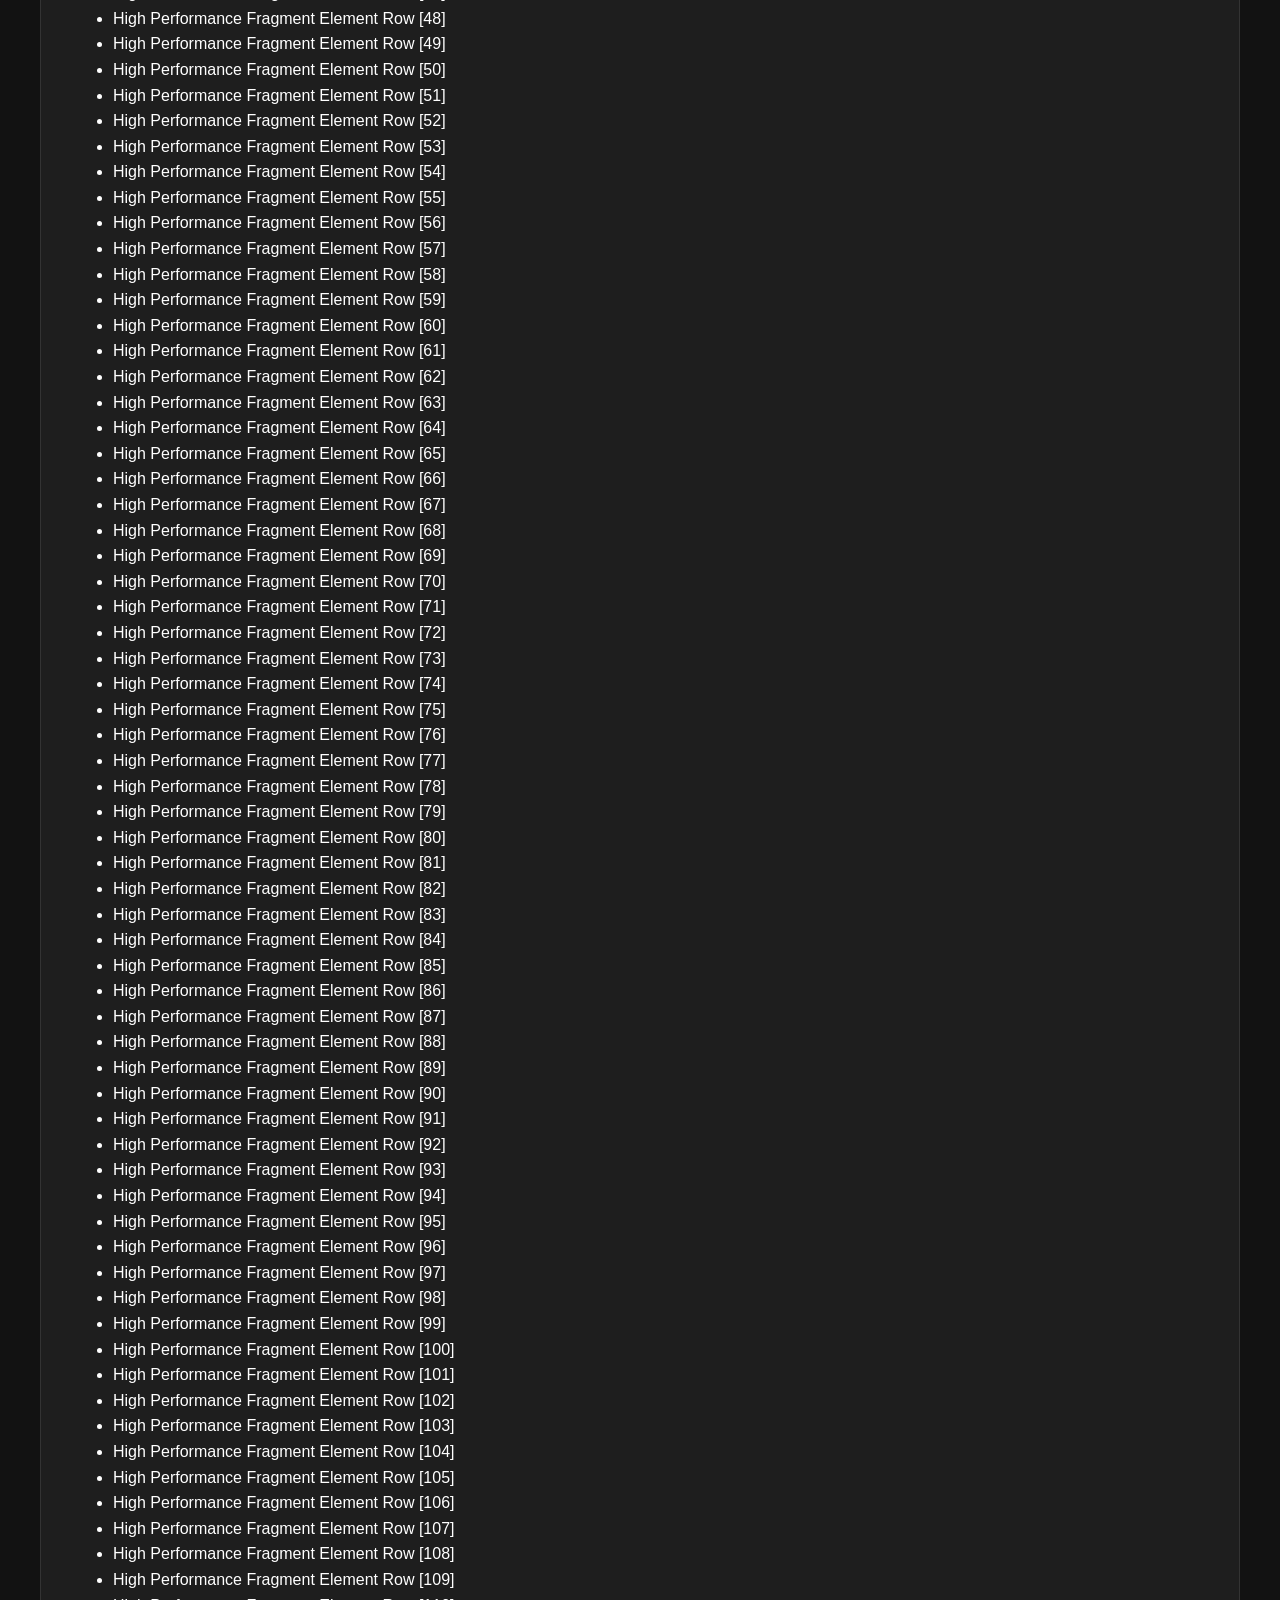
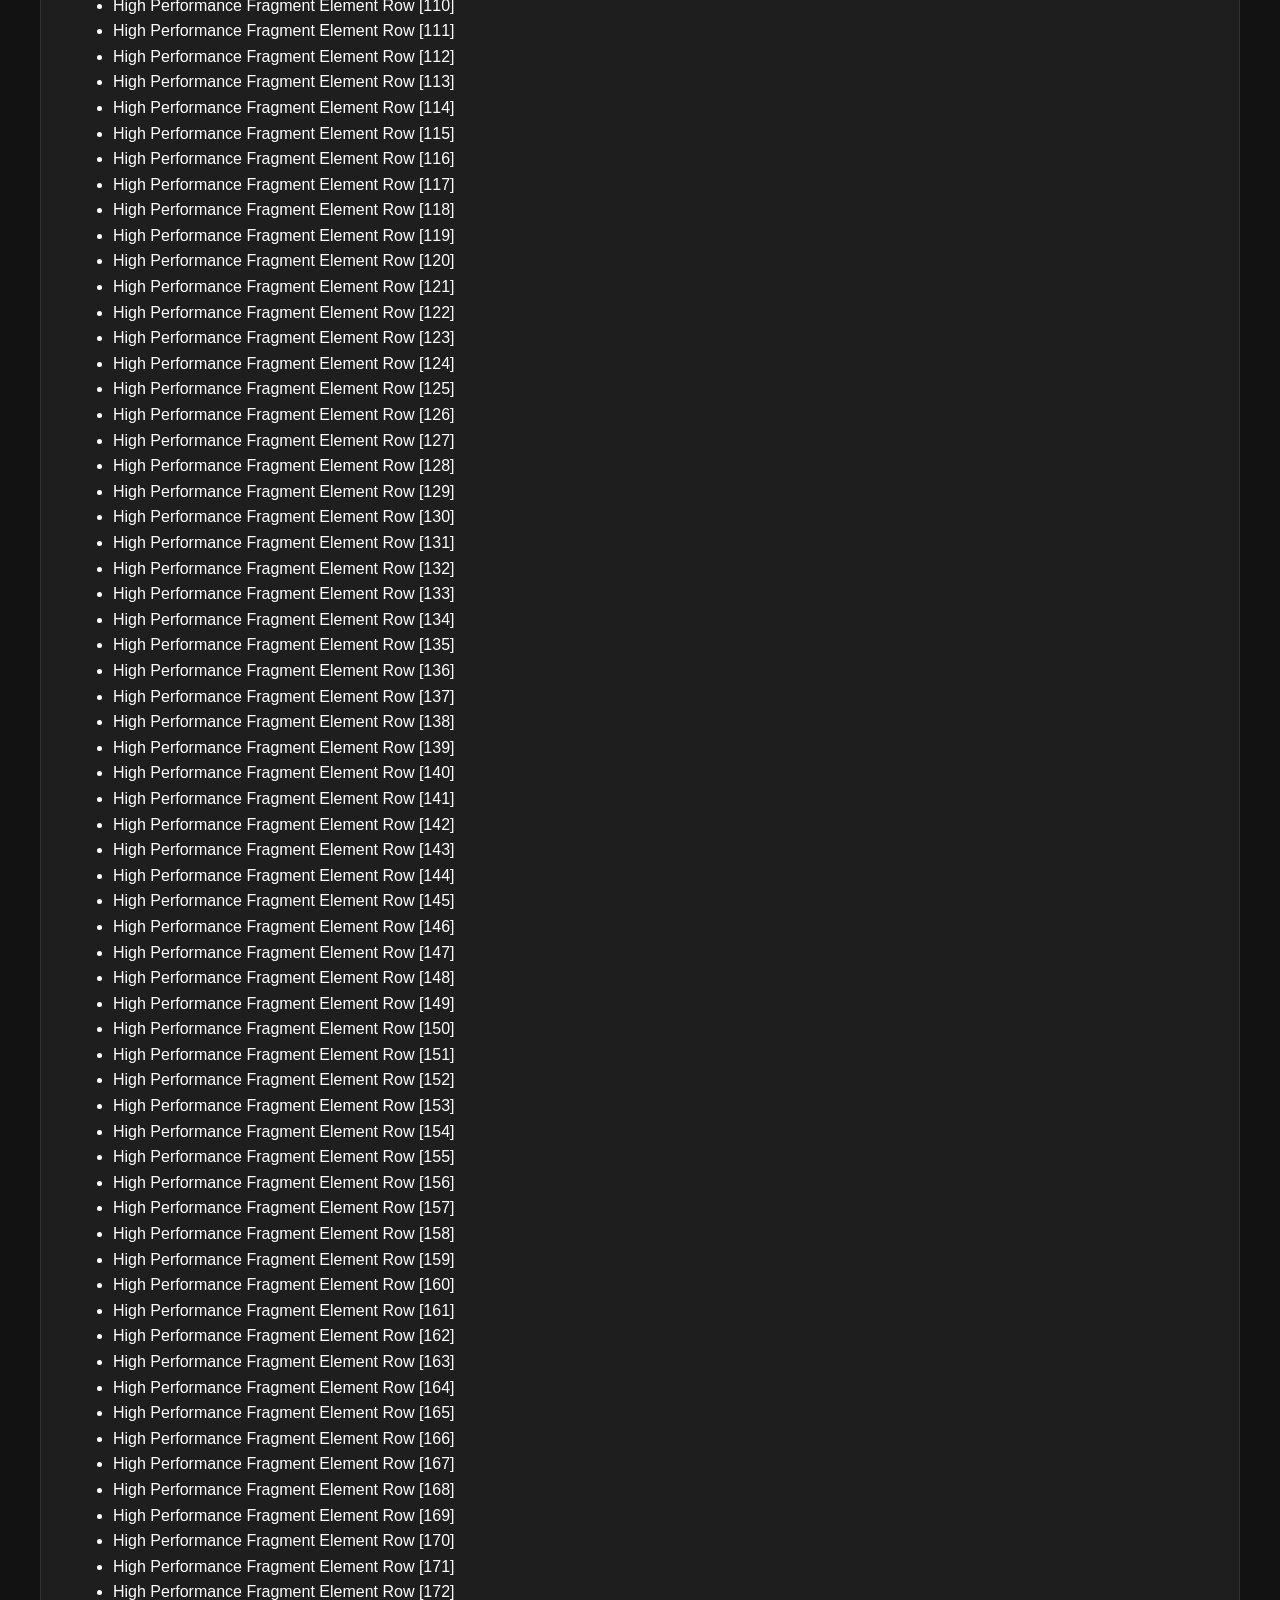
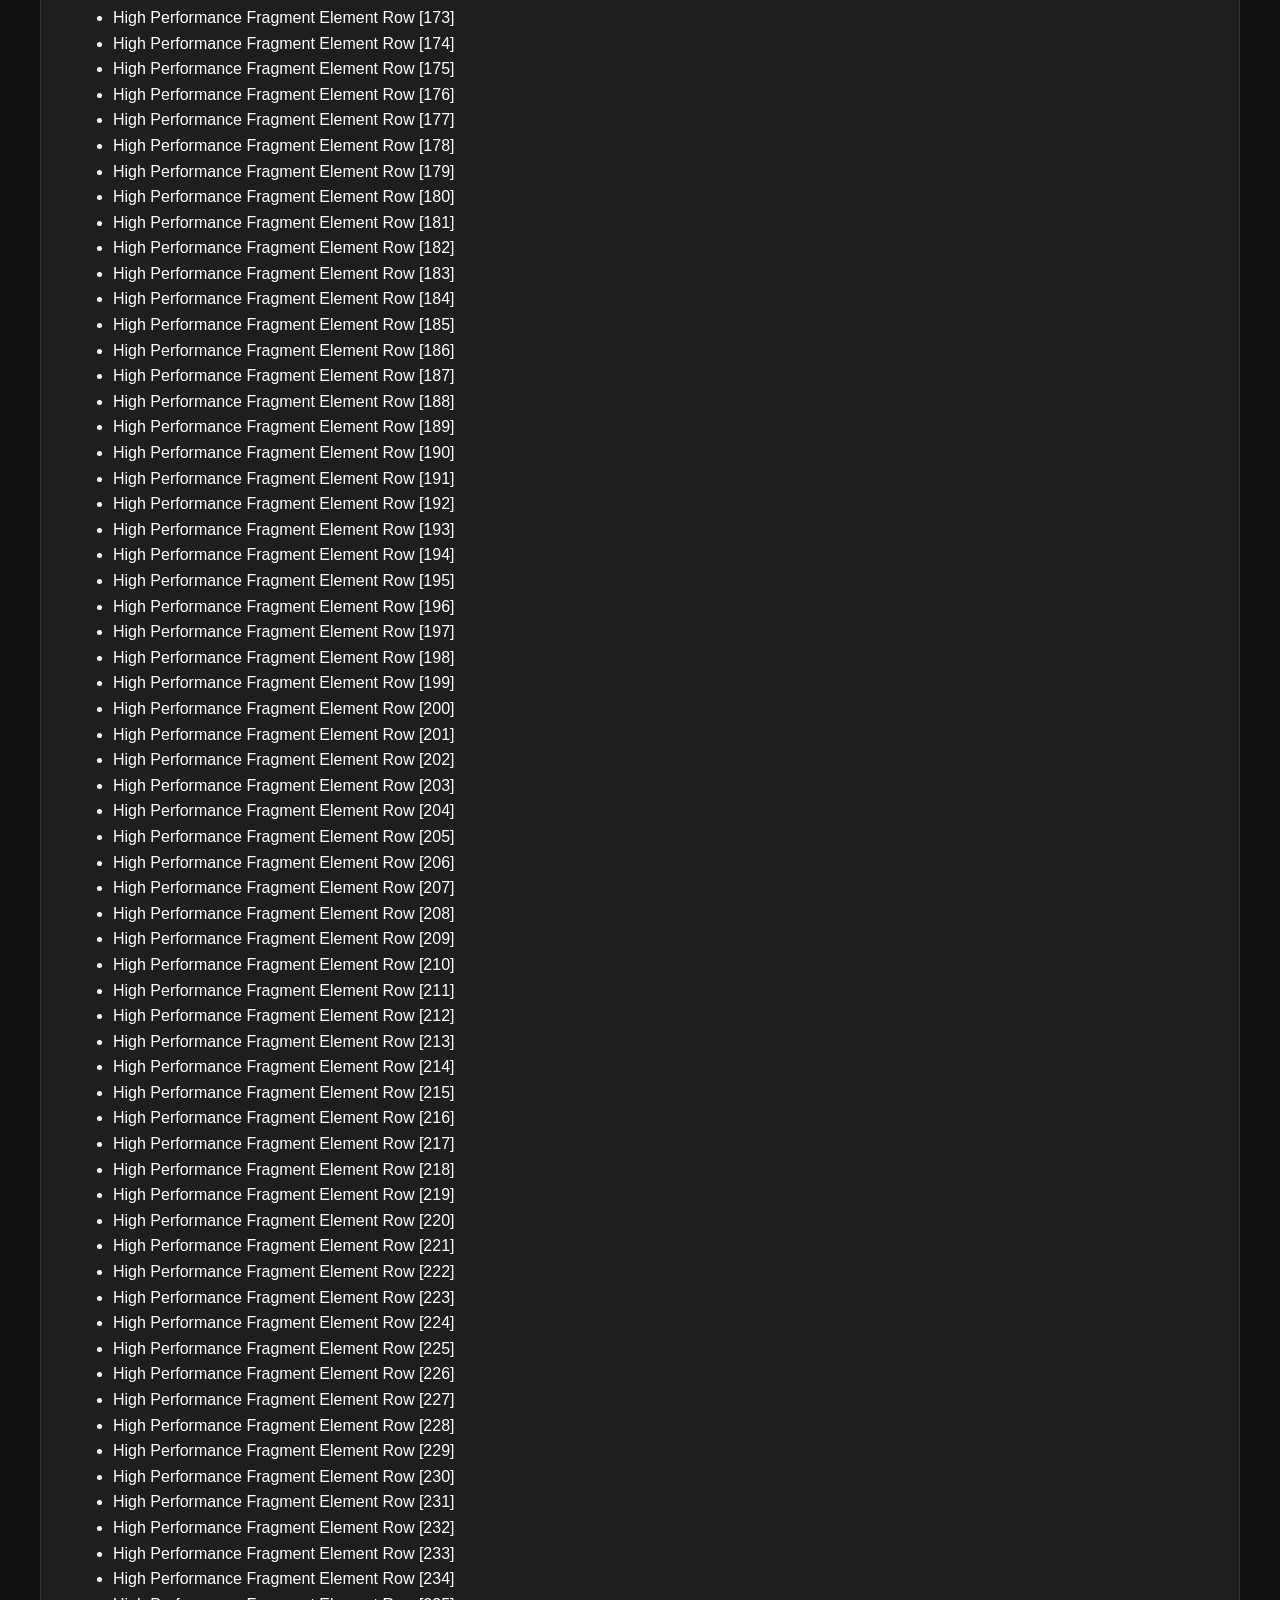
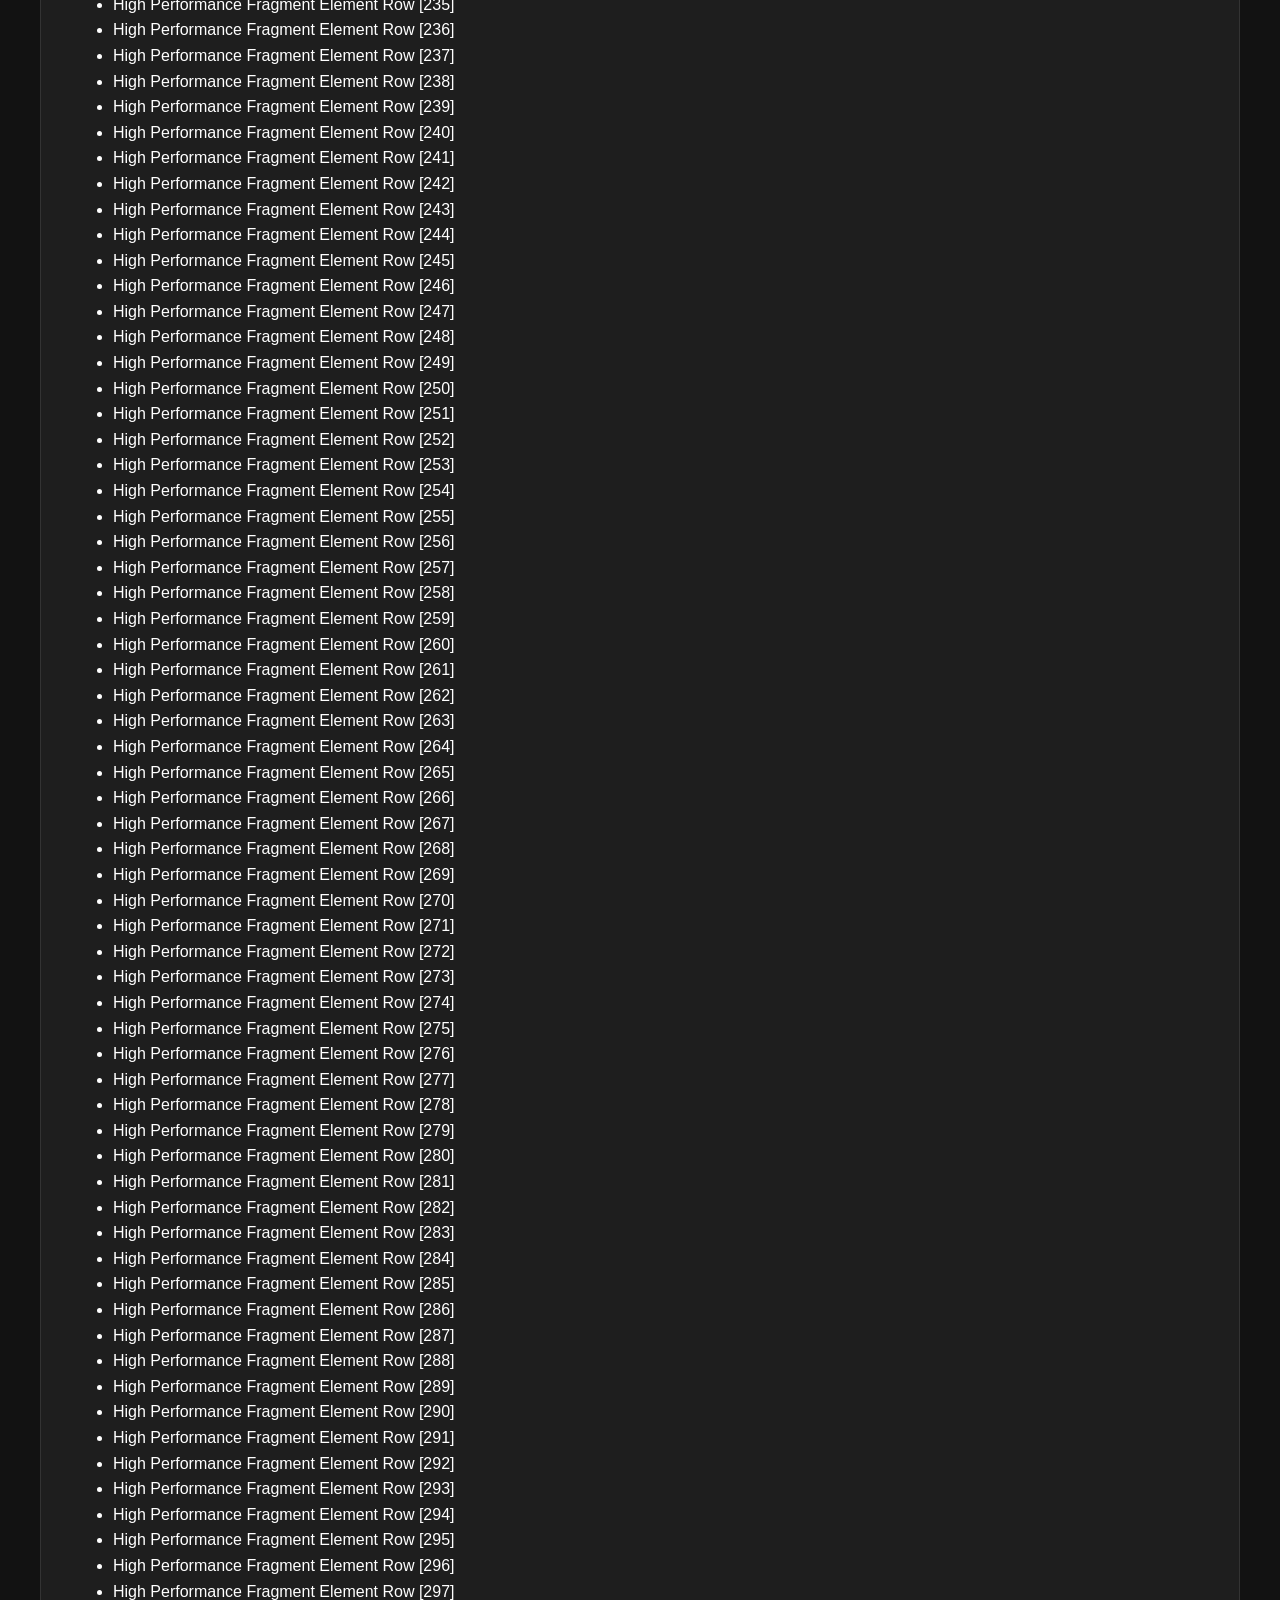
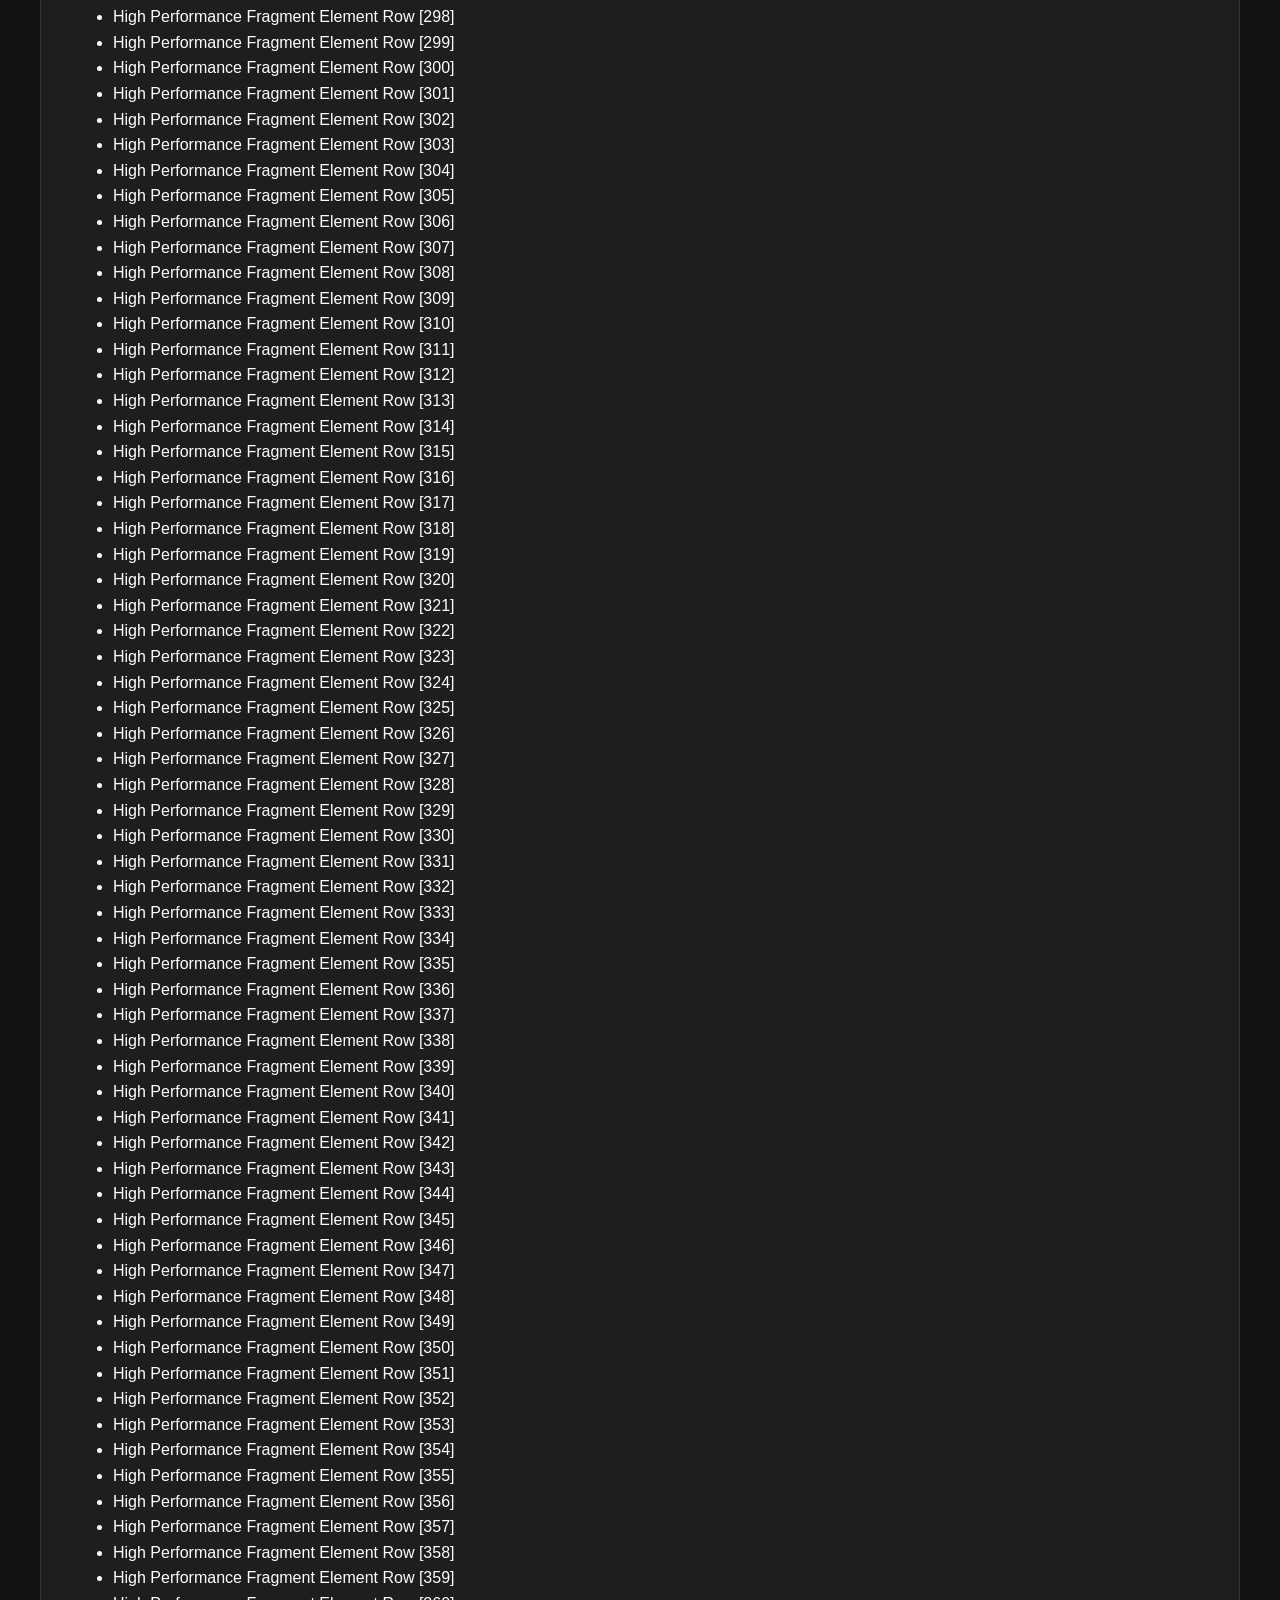
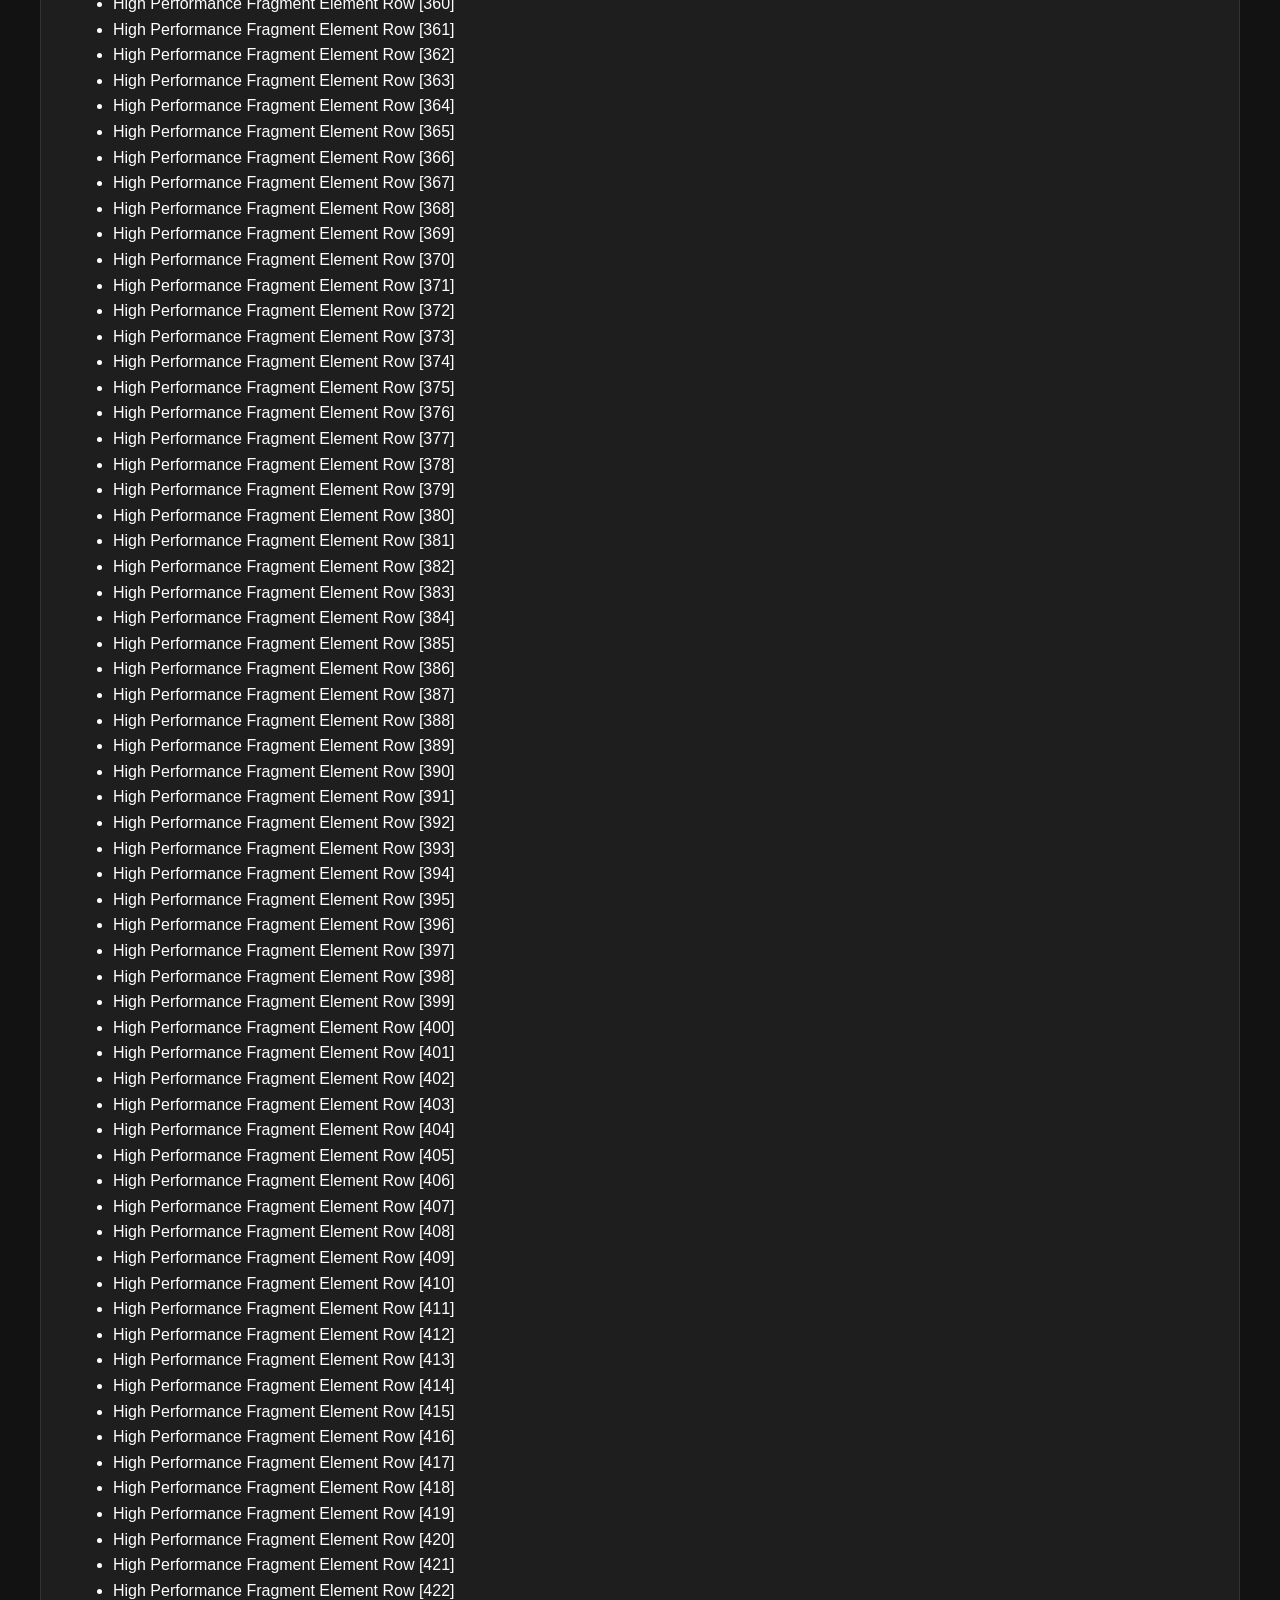
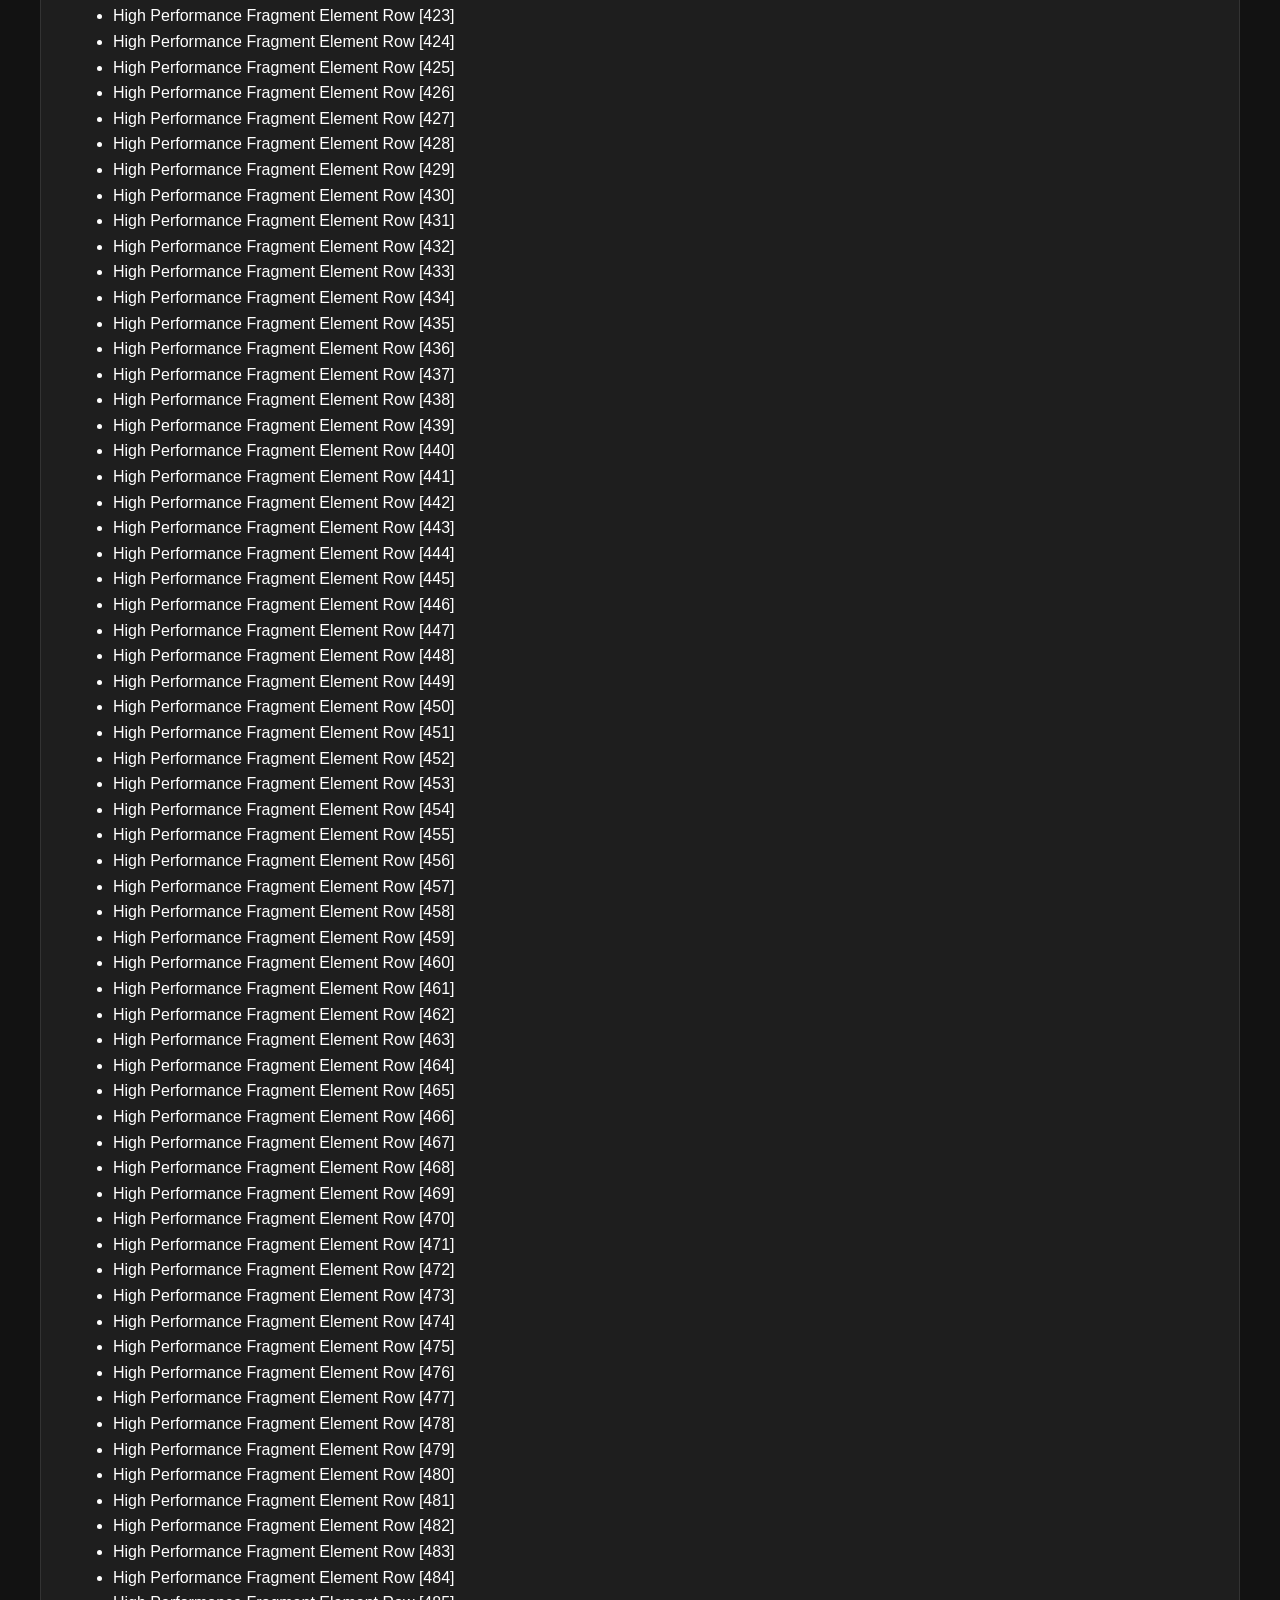
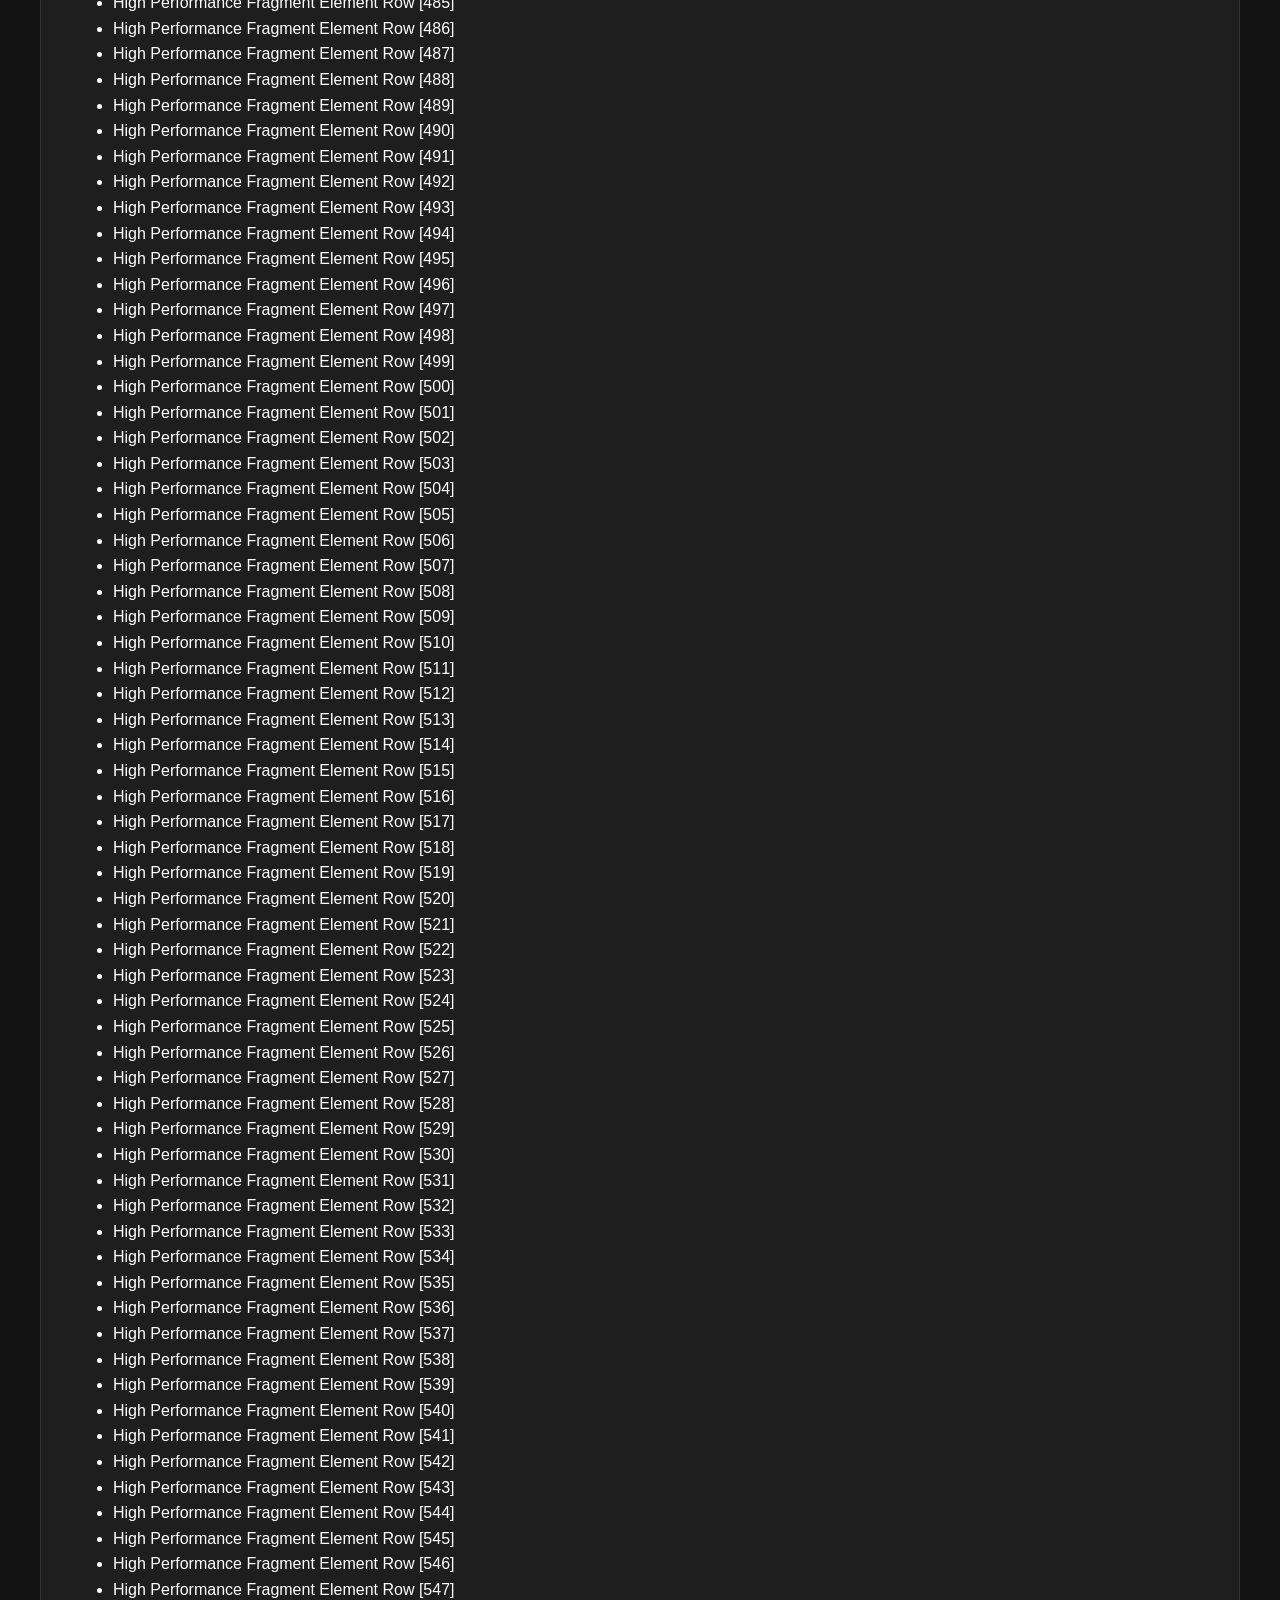
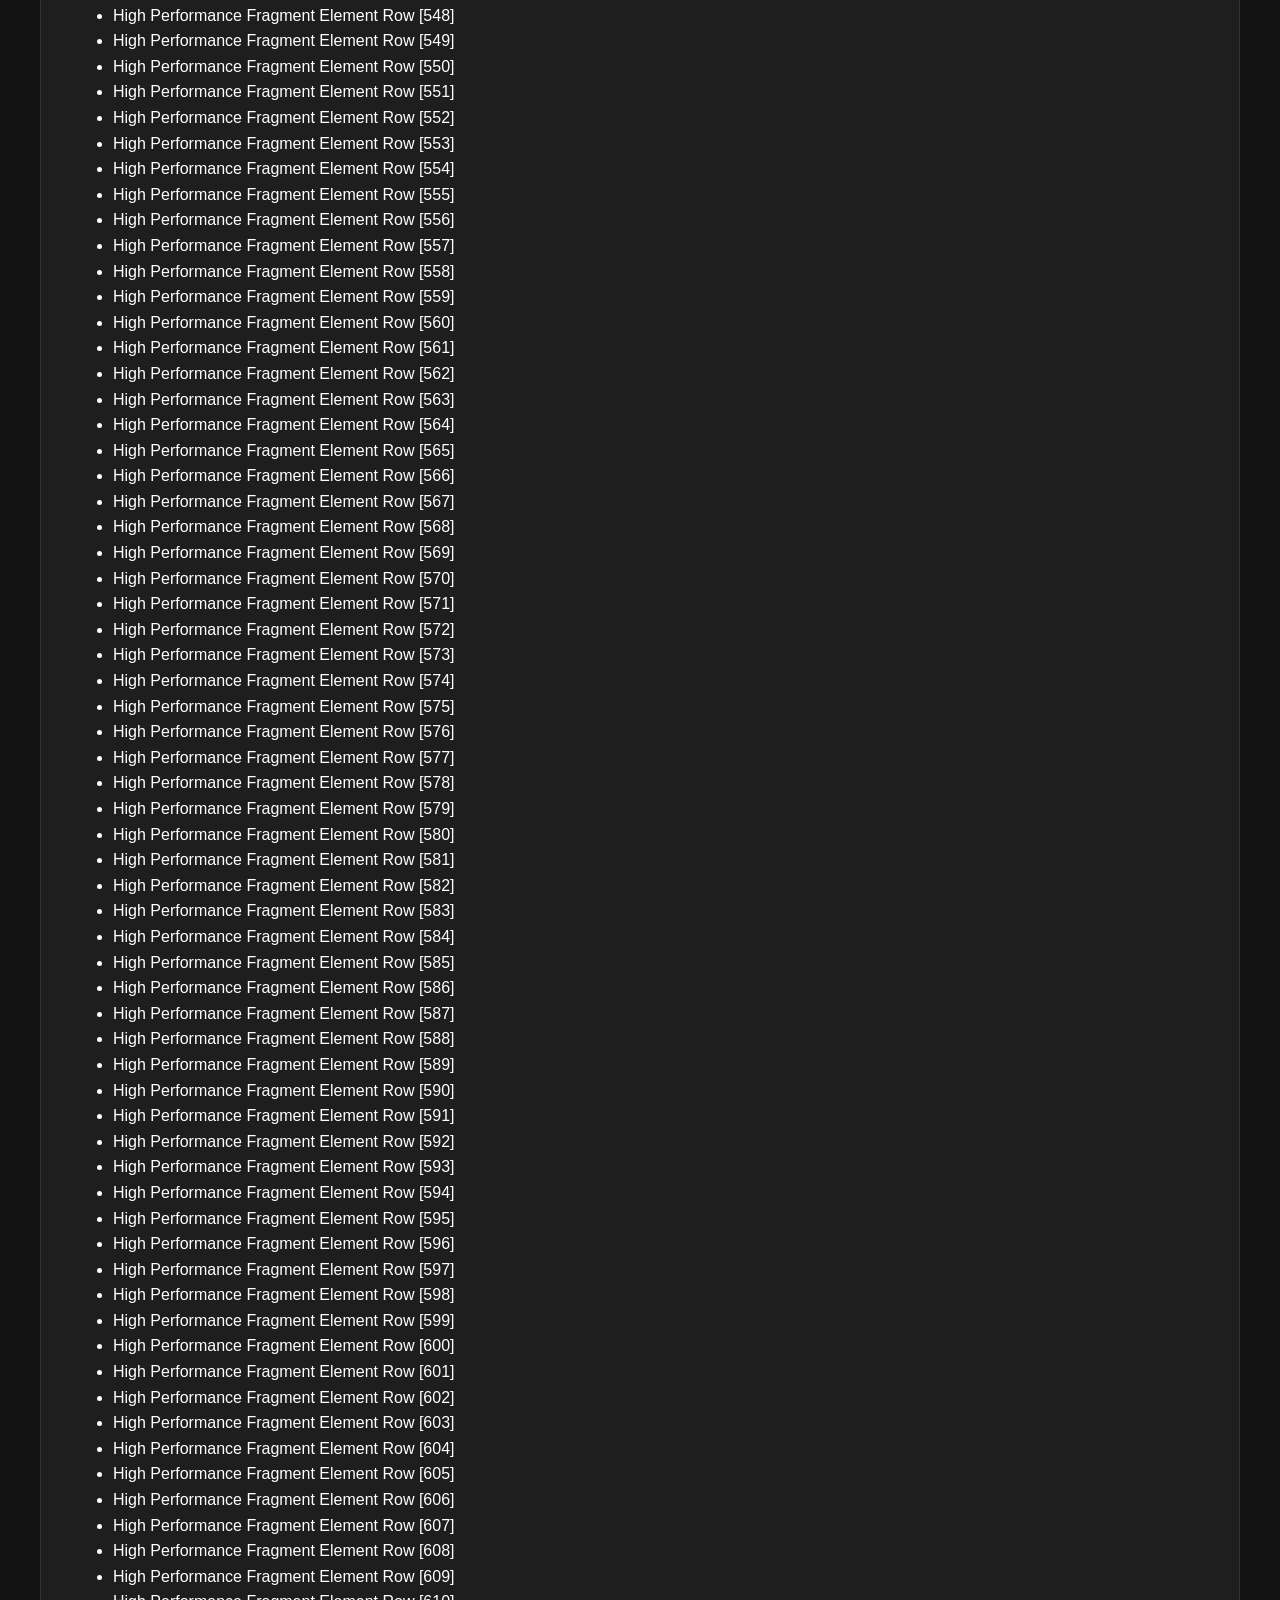
<file: 06_dom/03_elementGeneration.html>
<!DOCTYPE html>
<html lang="en">
<head>
    <meta charset="UTF-8">
    <title>DOM Part 3: Element Generation & Reflow Optimization Master Notes</title>
    <style>
        :root {
            --bg-primary: #121212;
            --bg-secondary: #1e1e1e;
            --text-main: #ffffff;
            --text-muted: #b3b3b3;
            --accent-green: #4caf50;
            --accent-red: #f44336;
            --accent-blue: #2196f3;
            --border-color: #333333;
        }

        body {
            background-color: var(--bg-primary);
            color: var(--text-main);
            font-family: 'Segoe UI', Tahoma, Geneva, Verdana, sans-serif;
            padding: 2rem;
            line-height: 1.6;
        }

        .note-container {
            background-color: var(--bg-secondary);
            border: 1px solid var(--border-color);
            border-radius: 8px;
            padding: 2rem;
            margin-bottom: 2rem;
        }

        h1, h2, h3 {
            color: var(--text-main);
            border-bottom: 1px solid var(--border-color);
            padding-bottom: 0.5rem;
        }

        h2 { color: var(--accent-green); }

        .performance-box {
            border-left: 4px solid var(--accent-blue);
            background-color: #152238;
            padding: 1rem;
            margin: 1rem 0;
            border-radius: 0 4px 4px 0;
        }
    </style>
</head>
<body>

    <div class="note-container">
        <h1>Dynamic Element Injection Platform</h1>
        
        <div class="performance-box">
            <strong>Engine Metrics Node Tracker:</strong> Check the browser console to view execution speed differentials between direct DOM thrashing mutations and optimized DocumentFragment batches.
        </div>

        <div id="ui-mount-point">
            <h3>Active Component Production Zone</h3>
            <ul id="target-data-list"></ul>
        </div>
    </div>

    <script>
        // ============================================================================
        // CHAPTER 1: BROWSER RENDERING CORE PHYSICS — REFLOW VS. REPAINT
        // ============================================================================
        /*
          To write high-performance UI engines, you must understand the computation costs 
          of browser layout loops. When the DOM tree changes, the browser triggers two distinct stages:

          1. REFLOW (Layout Computation):
             - The browser calculates the exact physical geometry, layout coordinates, positions, 
               and sizes of every element node on the page screen.
             - Triggers: Whenever nodes are appended, removed, resized, or text changes.
             - Performance Footprint: Ultra-Expensive. Modifying one element can force a cascading
               geometrical recalculation of the entire page layout tree.

          2. REPAINT (Visual Paint):
             - The browser draws the actual pixels onto the screen (colors, shadows, text visibility).
             - Triggers: Happens right after a Reflow, or independently when non-geometrical style 
               properties change (e.g., color, background-color).
             - Performance Footprint: Moderate. Cheaper than Reflow, but still costs GPU/CPU pipeline cycles.

          CRITICAL PITFALL: DOM THRASHING
          Executing a loop that repeatedly appends nodes directly to the live document layout tree forces
          the browser into a high-frequency loop of continuous Reflows. This causes frame drops, layout lags,
          and freezes the application thread.
        */

        // ============================================================================
        // CHAPTER 2: THE IN-MEMORY ELEMENT CREATION ENGINE API
        // ============================================================================
        /*
          The standard method to spawn new structural tags cleanly is by programmatically building them 
          completely inside your system's temporary memory heap BEFORE mounting them to the viewport tree.

          Core Web API Suite:
          - document.createElement('tagName') : Allocates an empty element node object in the heap.
          - element.setAttribute(name, value): Safely attaches structural attributes without string manipulation traps.
          - element.classList.add('className'): Securely mounts stylesheet layout pointers.
        */

        // ============================================================================
        // CHAPTER 3: REFLOW BATTLEFIELD — BAD PRACTICE ENGINE VS. FRAGMENT ENGINE
        // ============================================================================
        const dataListWrapper = document.getElementById("target-data-list");
        const totalNodeIterations = 1000;

        // --- PATTERN A: THE DESTRUCTIVE REFLOW THRASHER (DO NOT USE IN PRODUCTION) ---
        // Mechanics: Appending elements or raw markup strings directly inside a running loop.
        console.time("Destructive Loop Engine (Direct DOM Mutation)");
        
        // Clearing innerHTML forces the engine to destroy the sub-tree and boot up its parser machine
        dataListWrapper.innerHTML = ""; 

        for (let i = 0; i < 50; i++) { // Restricted iteration limit to prevent total browser freezing
            const listItem = document.createElement("li");
            listItem.className = "list-item text-danger";
            listItem.textContent = `Direct Thrash Row Element [${i}]`;
            
            // 🚨 CRITICAL FLUIDITY HAZARD: Appending directly inside the loop triggers 50 separate Reflow cycles!
            dataListWrapper.appendChild(listItem); 
        }
        console.timeEnd("Destructive Loop Engine (Direct DOM Mutation)");


        // --- PATTERN B: THE OPTIMIZED DOCUMENT_FRAGMENT STAGING BUFFER (120% BLUEPRINT) ---
        // Mechanics: Utilizing document.createDocumentFragment().
        //
        // What is a DocumentFragment?
        // It is a lightweight, minimal version of the Document object. It lives strictly as a virtual 
        // memory container in the heap. It has NO connection to the active web browser layout viewport.
        // Therefore, appending elements to a DocumentFragment triggers ZERO Reflows and ZERO Repaints!
        
        

        console.time("Optimized Fragment Engine (Single Batch Reflow)");
        dataListWrapper.innerHTML = ""; // Clear baseline layout

        // Initialize the virtual memory staging buffer bucket
        const stagingFragmentBuffer = document.createDocumentFragment();

        for (let i = 0; i < totalNodeIterations; i++) {
            const listItem = document.createElement("li");
            listItem.className = "list-item text-success";
            listItem.setAttribute("data-row-index", i);
            listItem.textContent = `High Performance Fragment Element Row [${i}]`;
            
            // ✅ EXTREMELY SAFE: Appending to the virtual fragment keeps execution strictly in memory. 
            // The active web viewport is completely unaware, causing zero performance drag.
            stagingFragmentBuffer.appendChild(listItem);
        }

        // 🚀 THE MASTER MOUNT STEP:
        // Injecting the complete fragment package into the live document tree in a single statement.
        // The browser unboxes the fragment, pulls out all 1,000 child nodes, appends them to the page,
        // and triggers exactly ONE single clean Reflow/Repaint operation for the entire batch.
        dataListWrapper.appendChild(stagingFragmentBuffer);

        console.timeEnd("Optimized Fragment Engine (Single Batch Reflow)");


        // ============================================================================
        // CHAPTER 4: CONTROLLING TARGET LOCATION HOOKS (THE INJECTION APIS)
        // ============================================================================
        /*
          Modern engines provide flexible methods to position generated elements precisely
          without dealing with the parsing hazards or performance penalties of innerHTML strings:

          - parentNode.appendChild(newNode): Mounts the element at the absolute bottom end of the parent.
          - element.replaceWith(replacementNode): Atomically replaces the current node with a new structure.
          - parentNode.insertBefore(newNode, referenceNode): Places the element right before a specific sibling pointer.
          
          - Modern Structural Target Alignment Suite (element.insertAdjacentElement):
            * element.insertAdjacentElement('beforebegin', newEl) -> Places newEl right before the element tag starts.
            * element.insertAdjacentElement('afterbegin', newEl)  -> Injects newEl as the very first child inside the element.
            * element.insertAdjacentElement('beforeend', newEl)   -> Injects newEl as the absolute last child inside the element.
            * element.insertAdjacentElement('afterend', newEl)    -> Places newEl right after the element closing tag ends.
        */
        const targetMountSection = document.getElementById("ui-mount-point");
        
        const leadingAlertNode = document.createElement("div");
        leadingAlertNode.style.color = "var(--accent-blue)";
        leadingAlertNode.textContent = "--> [SYSTEM ANNOUNCEMENT: Dynamic Injection Engine Booted Successfully] <--";

        // Mount the element directly ahead of our interface box structure using advanced placement API
        targetMountSection.insertAdjacentElement("beforebegin", leadingAlertNode);
    </script>
</body>
</html>
</file>
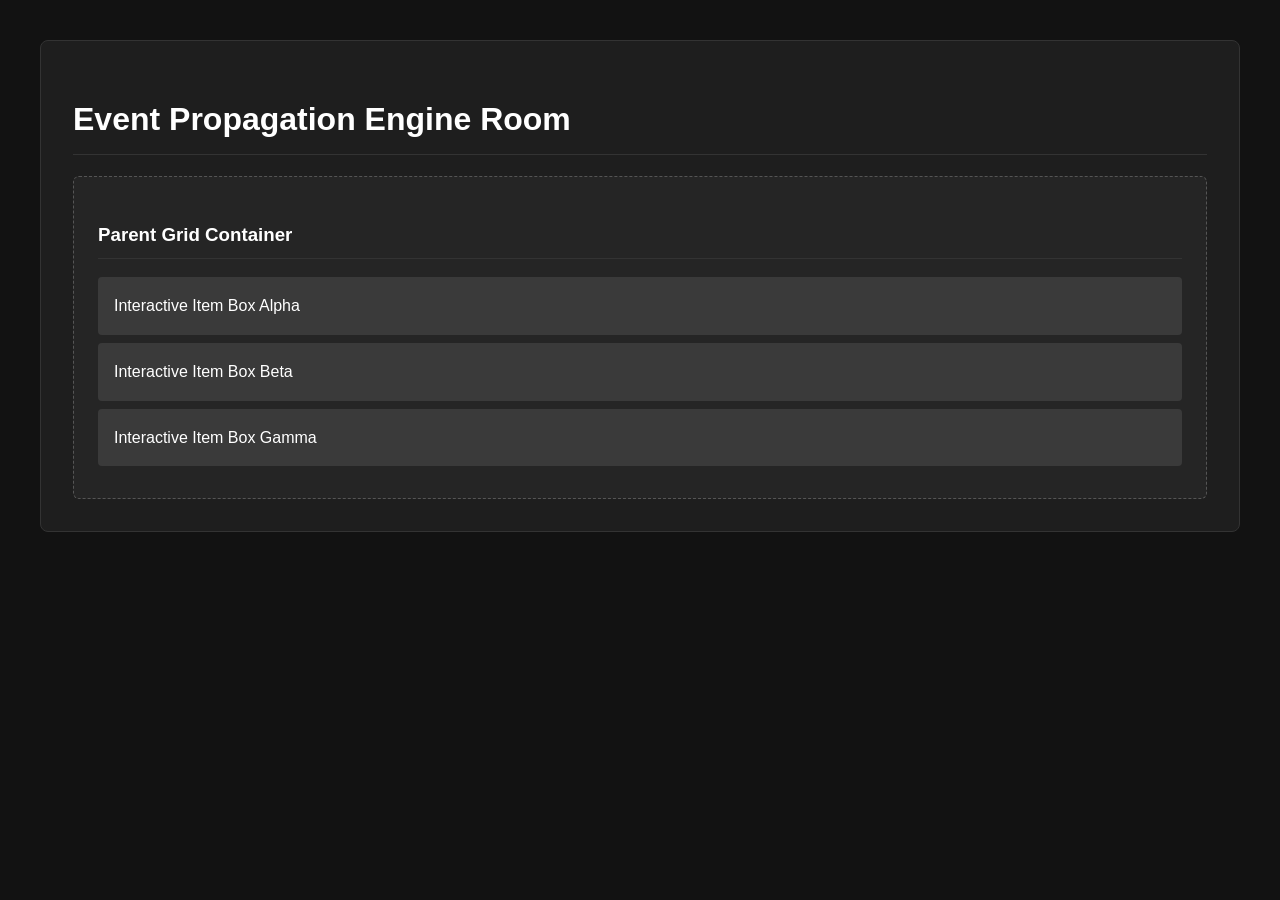
<file: 06_dom/03_eventBasics.html>
<!DOCTYPE html>
<html lang="en">
<head>
    <meta charset="UTF-8">
    <title>DOM Part 4: Event Propagation & Delegation Master Notes</title>
    <style>
        :root {
            --bg-primary: #121212;
            --bg-secondary: #1e1e1e;
            --text-main: #ffffff;
            --text-muted: #b3b3b3;
            --accent-orange: #ff9800;
            --accent-blue: #2196f3;
            --border-color: #333333;
        }

        body {
            background-color: var(--bg-primary);
            color: var(--text-main);
            font-family: 'Segoe UI', Tahoma, Geneva, Verdana, sans-serif;
            padding: 2rem;
            line-height: 1.6;
        }

        .note-container {
            background-color: var(--bg-secondary);
            border: 1px solid var(--border-color);
            border-radius: 8px;
            padding: 2rem;
            margin-bottom: 2rem;
        }

        h1, h2, h3 {
            color: var(--text-main);
            border-bottom: 1px solid var(--border-color);
            padding-bottom: 0.5rem;
        }

        h2 { color: var(--accent-orange); }

        .interactive-zone {
            background: #252525;
            padding: 1.5rem;
            border-radius: 6px;
            border: 1px dashed #555;
        }

        .click-box {
            background: #3a3a3a;
            padding: 1rem;
            margin: 0.5rem 0;
            cursor: pointer;
            border-radius: 4px;
        }
    </style>
</head>
<body>

    <div class="note-container" id="grandparent-wrapper">
        <h1>Event Propagation Engine Room</h1>
        
        <div class="interactive-zone" id="parent-container">
            <h3>Parent Grid Container</h3>
            
            <div class="click-box" data-item-id="alpha">Interactive Item Box Alpha</div>
            <div class="click-box" data-item-id="beta">Interactive Item Box Beta</div>
            <div class="click-box" data-item-id="gamma">Interactive Item Box Gamma</div>
        </div>
    </div>

    <script>
        // ============================================================================
        // SECTION 1: HIT-TESTING & COORDINATE GEOMETRY MAPPING (THE ENGINE BACKEND)
        // ============================================================================
        /*
          1. HOW TARGET DETECTION WORKS:
             - When a physical interaction happens (mouse click, touch screen tap), the 
               Operating System captures the hardware screen grid coordinates (e.g., X:150, Y:400).
             - The browser engine executes a "Coordinate Ray-Cast" projecting an imaginary vector
               straight down through its CSS rendering layout box models.
             - It looks for the absolute deepest, narrowest leaf-node HTML element that contains
               those physical pixel coordinates.
             
          2. THE INTENTION VS BOUNDARY LAW:
             - The browser engine completely ignores human intention; it operates strictly on physics.
             - If a pointer lands 1 pixel outside a button's boundary, the ray-cast flags the 
               parent container as the target. The button's direct listeners are completely bypassed.
             
          3. READ-ONLY PAYLOAD PROTECTION:
             - Once the leaf-node is discovered, the engine locks it into the event payload as `event.target`.
             - This target variable is a read-only heap memory pointer managed by the browser's 
               C++ engine core. JavaScript code cannot overwrite or alter it mid-flight.
        */

        // ============================================================================
        // SECTION 2: THE 3-PHASE EVENT LIFECYCLE TRACK PIPELINE
        // ============================================================================
        /*
          When an interaction target is locked, the browser shoots the event object along a fixed,
          three-phase continuous circuit track through the DOM branches:

          PHASE 1: THE CAPTURING PHASE (Trickle Down)
          - The event starts at the absolute topmost root structure (the global 'window' object).
          - It trickles vertically downward through the ancestral inheritance path 
            (window -> document -> html -> body -> parent-div) until it reaches the parent of the target.
          - CRITICAL MECHANIC: Standard .addEventListener() calls are completely blind to the event 
            on its downward journey. They let it pass by unhindered.

          PHASE 2: THE TARGET PHASE (Arrival)
          - The event arrives precisely at the deep leaf-node element object captured during Hit-Testing.
          - Listeners mounted directly onto this anchor element execute their code blocks now.

          PHASE 3: THE BUBBLING PHASE (Rise Up)
          - The event track flips direction completely. Like an air bubble in liquid, it shoots straight 
            back up the DOM parent branches, passing through every ancestor layer on its way out.
            (Target -> Parent Container -> Body -> Document -> Window).
          - CRITICAL MECHANIC: This is the exact phase where standard JavaScript listeners fire by default!
        */

        // ============================================================================
        // SECTION 3: TRAFFIC FLOW REGULATION AMMUNITION (FLOW MODIFIERS)
        // ============================================================================
        /*
          - event.target        : Direct read-only pointer to the literal node that triggered the physical hit.
          - event.currentTarget : Pointer to the element that is currently executing the running callback function.
          
          - event.stopPropagation(): Slams an absolute concrete wall down on the travel loop track. The event
                                     fully finishes running on the current element, but it is immediately 
                                     blocked from bubbling up to any higher parental structures.
                                     
          - event.preventDefault() : Instructs the engine to completely ignore its built-in, native tag actions 
                                     (e.g., blocking an <a> link from jumping pages, or preventing a <form> 
                                     from executing a hard page reload submit).
        */

        // ============================================================================
        // SECTION 4: ARCHITECTURAL DESIGN DESIGN PATTERN — EVENT DELEGATION
        // ============================================================================
        /*
          THE LEAKY LISTENER PITFALL:
          If you have an interface tracking 1,000 grid elements, looping through them to attach 
          1,000 individual .addEventListener() calls creates 1,000 closure blocks in your memory heap. 
          This consumes performance resource metrics and results in detached memory hazards if rows delete.

          THE SOLUTION: EVENT DELEGATION
          Instead of listening to the child nodes directly, exploit the Bubbling Phase! Mount exactly ONE
          master event listener wrapper onto their shared parent container node. 

          When any deep child item box is clicked, the event track naturally bubbles upward right into the parent.
          The parent intercepts it, uses guard statements to validate the layout context, and executes the code.
        */

        const masterParentContainer = document.getElementById("parent-container");

        // Event Delegation Pattern in Active Production Setup:
        masterParentContainer.addEventListener("click", function(event) {
            console.log("\n=== MASTER PARENT DELEGATION HANDLER BOOTED ===");
            console.log("Absolute Origin Trigger Source (event.target):", event.target);
            console.log("Current Context Executer (event.currentTarget):", event.currentTarget);

            // DEFENSIVE REMEDIATION (Target Snapping Magnet Pattern):
            // Using .closest() ensures that if a user hits the edge or a tiny interior text node, 
            // the engine automatically scales up the tree branch to lock onto the actual target structural card box.
            const verifiedTargetBox = event.target.closest(".click-box");
            
            // Guard Clause: If the user clicked outside the target boxes on raw blank parent padding, abort instantly.
            if (!verifiedTargetBox) {
                console.log("Ignored click context: Pointer did not land within an interactive box model zone.");
                return; 
            }

            // Read metadata cleanly from the snapped element node blueprint
            const itemId = verifiedTargetBox.getAttribute("data-item-id");
            console.log(`Routing Engine Processing Target ID Success: [${itemId}]`);
            
            // Mutate layout state dynamically
            verifiedTargetBox.style.backgroundColor = "var(--accent-blue)";
        });

        // DEMONSTRATING THE CAPTURING INTRUSION EXCEPTION:
        // Passing true (or { capture: true }) as the hidden third option changes the rules.
        // It tells the engine to wake this listener up during Phase 1 (On the way DOWN),
        // allowing this ancestor to run code BEFORE the target child node can even process the click!
        document.getElementById("grandparent-wrapper").addEventListener("click", function() {
            console.log("🚨 [CAPTURE INTRUSION LOG]: Grandparent intercepted event early during Phase 1.");
        }, { capture: true });
    </script>
</body>
</html>
</file>
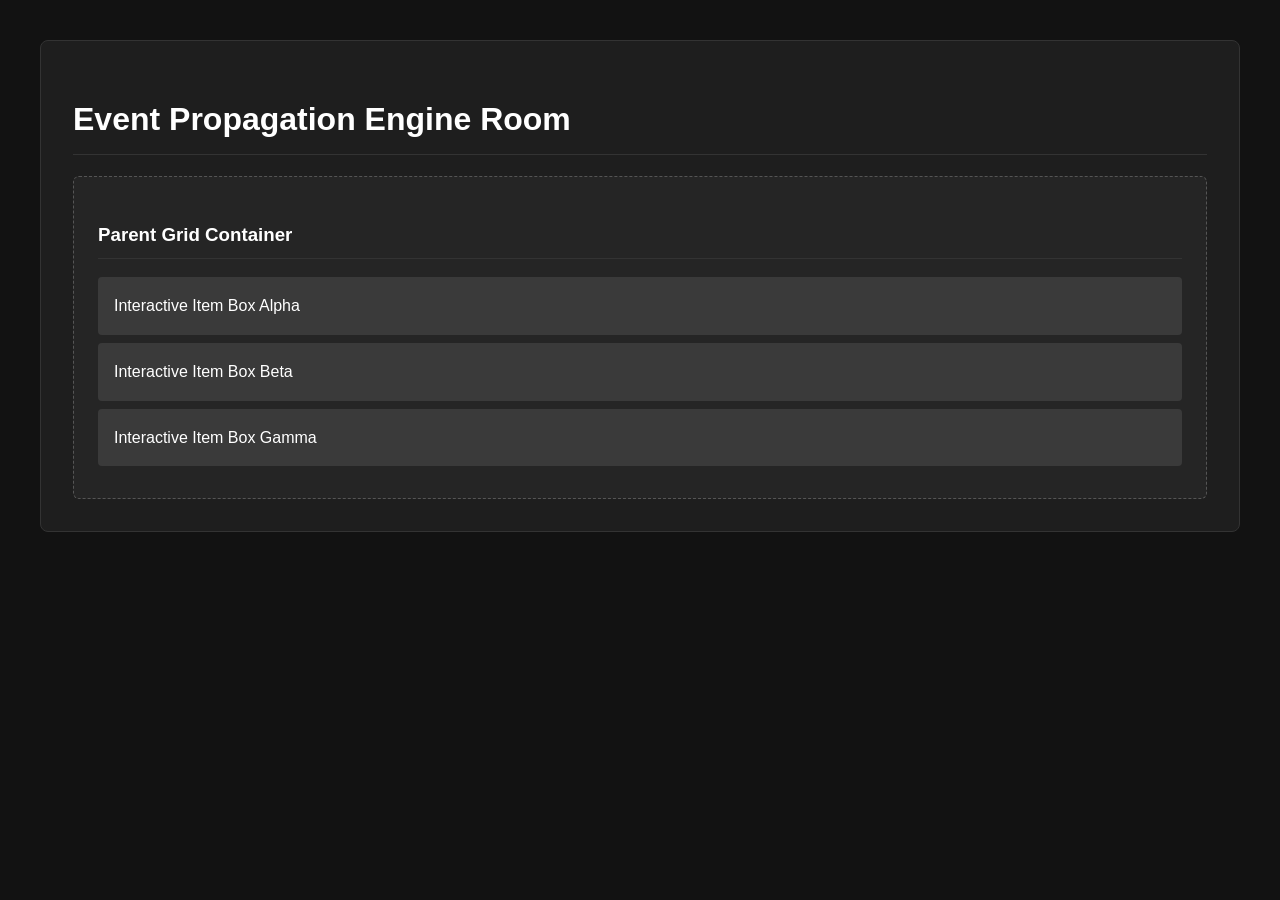
<file: 06_dom/04_eventBasics.html>
<!DOCTYPE html>
<html lang="en">
<head>
    <meta charset="UTF-8">
    <title>DOM Part 4: Event Propagation & Delegation Master Notes</title>
    <style>
        :root {
            --bg-primary: #121212;
            --bg-secondary: #1e1e1e;
            --text-main: #ffffff;
            --text-muted: #b3b3b3;
            --accent-orange: #ff9800;
            --accent-blue: #2196f3;
            --border-color: #333333;
        }

        body {
            background-color: var(--bg-primary);
            color: var(--text-main);
            font-family: 'Segoe UI', Tahoma, Geneva, Verdana, sans-serif;
            padding: 2rem;
            line-height: 1.6;
        }

        .note-container {
            background-color: var(--bg-secondary);
            border: 1px solid var(--border-color);
            border-radius: 8px;
            padding: 2rem;
            margin-bottom: 2rem;
        }

        h1, h2, h3 {
            color: var(--text-main);
            border-bottom: 1px solid var(--border-color);
            padding-bottom: 0.5rem;
        }

        h2 { color: var(--accent-orange); }

        .interactive-zone {
            background: #252525;
            padding: 1.5rem;
            border-radius: 6px;
            border: 1px dashed #555;
        }

        .click-box {
            background: #3a3a3a;
            padding: 1rem;
            margin: 0.5rem 0;
            cursor: pointer;
            border-radius: 4px;
        }
    </style>
</head>
<body>

    <div class="note-container" id="grandparent-wrapper">
        <h1>Event Propagation Engine Room</h1>
        
        <div class="interactive-zone" id="parent-container">
            <h3>Parent Grid Container</h3>
            
            <div class="click-box" data-item-id="alpha">Interactive Item Box Alpha</div>
            <div class="click-box" data-item-id="beta">Interactive Item Box Beta</div>
            <div class="click-box" data-item-id="gamma">Interactive Item Box Gamma</div>
        </div>
    </div>

    <script>
        // ============================================================================
        // SECTION 1: HIT-TESTING & COORDINATE GEOMETRY MAPPING (THE ENGINE BACKEND)
        // ============================================================================
        /*
          1. HOW TARGET DETECTION WORKS:
             - When a physical interaction happens (mouse click, touch screen tap), the 
               Operating System captures the hardware screen grid coordinates (e.g., X:150, Y:400).
             - The browser engine executes a "Coordinate Ray-Cast" projecting an imaginary vector
               straight down through its CSS rendering layout box models.
             - It looks for the absolute deepest, narrowest leaf-node HTML element that contains
               those physical pixel coordinates.
             
          2. THE INTENTION VS BOUNDARY LAW:
             - The browser engine completely ignores human intention; it operates strictly on physics.
             - If a pointer lands 1 pixel outside a button's boundary, the ray-cast flags the 
               parent container as the target. The button's direct listeners are completely bypassed.
             
          3. READ-ONLY PAYLOAD PROTECTION:
             - Once the leaf-node is discovered, the engine locks it into the event payload as `event.target`.
             - This target variable is a read-only heap memory pointer managed by the browser's 
               C++ engine core. JavaScript code cannot overwrite or alter it mid-flight.
        */

        // ============================================================================
        // SECTION 2: THE 3-PHASE EVENT LIFECYCLE TRACK PIPELINE
        // ============================================================================
        /*
          When an interaction target is locked, the browser shoots the event object along a fixed,
          three-phase continuous circuit track through the DOM branches:

          PHASE 1: THE CAPTURING PHASE (Trickle Down)
          - The event starts at the absolute topmost root structure (the global 'window' object).
          - It trickles vertically downward through the ancestral inheritance path 
            (window -> document -> html -> body -> parent-div) until it reaches the parent of the target.
          - CRITICAL MECHANIC: Standard .addEventListener() calls are completely blind to the event 
            on its downward journey. They let it pass by unhindered.

          PHASE 2: THE TARGET PHASE (Arrival)
          - The event arrives precisely at the deep leaf-node element object captured during Hit-Testing.
          - Listeners mounted directly onto this anchor element execute their code blocks now.

          PHASE 3: THE BUBBLING PHASE (Rise Up)
          - The event track flips direction completely. Like an air bubble in liquid, it shoots straight 
            back up the DOM parent branches, passing through every ancestor layer on its way out.
            (Target -> Parent Container -> Body -> Document -> Window).
          - CRITICAL MECHANIC: This is the exact phase where standard JavaScript listeners fire by default!
        */

        // ============================================================================
        // SECTION 3: TRAFFIC FLOW REGULATION AMMUNITION (FLOW MODIFIERS)
        // ============================================================================
        /*
          - event.target        : Direct read-only pointer to the literal node that triggered the physical hit.
          - event.currentTarget : Pointer to the element that is currently executing the running callback function.
          
          - event.stopPropagation(): Slams an absolute concrete wall down on the travel loop track. The event
                                     fully finishes running on the current element, but it is immediately 
                                     blocked from bubbling up to any higher parental structures.
                                     
          - event.preventDefault() : Instructs the engine to completely ignore its built-in, native tag actions 
                                     (e.g., blocking an <a> link from jumping pages, or preventing a <form> 
                                     from executing a hard page reload submit).
        */

        // ============================================================================
        // SECTION 4: ARCHITECTURAL DESIGN DESIGN PATTERN — EVENT DELEGATION
        // ============================================================================
        /*
          THE LEAKY LISTENER PITFALL:
          If you have an interface tracking 1,000 grid elements, looping through them to attach 
          1,000 individual .addEventListener() calls creates 1,000 closure blocks in your memory heap. 
          This consumes performance resource metrics and results in detached memory hazards if rows delete.

          THE SOLUTION: EVENT DELEGATION
          Instead of listening to the child nodes directly, exploit the Bubbling Phase! Mount exactly ONE
          master event listener wrapper onto their shared parent container node. 

          When any deep child item box is clicked, the event track naturally bubbles upward right into the parent.
          The parent intercepts it, uses guard statements to validate the layout context, and executes the code.
        */

        const masterParentContainer = document.getElementById("parent-container");

        // Event Delegation Pattern in Active Production Setup:
        masterParentContainer.addEventListener("click", function(event) {
            console.log("\n=== MASTER PARENT DELEGATION HANDLER BOOTED ===");
            console.log("Absolute Origin Trigger Source (event.target):", event.target);
            console.log("Current Context Executer (event.currentTarget):", event.currentTarget);

            // DEFENSIVE REMEDIATION (Target Snapping Magnet Pattern):
            // Using .closest() ensures that if a user hits the edge or a tiny interior text node, 
            // the engine automatically scales up the tree branch to lock onto the actual target structural card box.
            const verifiedTargetBox = event.target.closest(".click-box");
            
            // Guard Clause: If the user clicked outside the target boxes on raw blank parent padding, abort instantly.
            if (!verifiedTargetBox) {
                console.log("Ignored click context: Pointer did not land within an interactive box model zone.");
                return; 
            }

            // Read metadata cleanly from the snapped element node blueprint
            const itemId = verifiedTargetBox.getAttribute("data-item-id");
            console.log(`Routing Engine Processing Target ID Success: [${itemId}]`);
            
            // Mutate layout state dynamically
            verifiedTargetBox.style.backgroundColor = "var(--accent-blue)";
        });

        // DEMONSTRATING THE CAPTURING INTRUSION EXCEPTION:
        // Passing true (or { capture: true }) as the hidden third option changes the rules.
        // It tells the engine to wake this listener up during Phase 1 (On the way DOWN),
        // allowing this ancestor to run code BEFORE the target child node can even process the click!
        document.getElementById("grandparent-wrapper").addEventListener("click", function() {
            console.log("🚨 [CAPTURE INTRUSION LOG]: Grandparent intercepted event early during Phase 1.");
        }, { capture: true });

    </script>
</body>
</html>
</file>
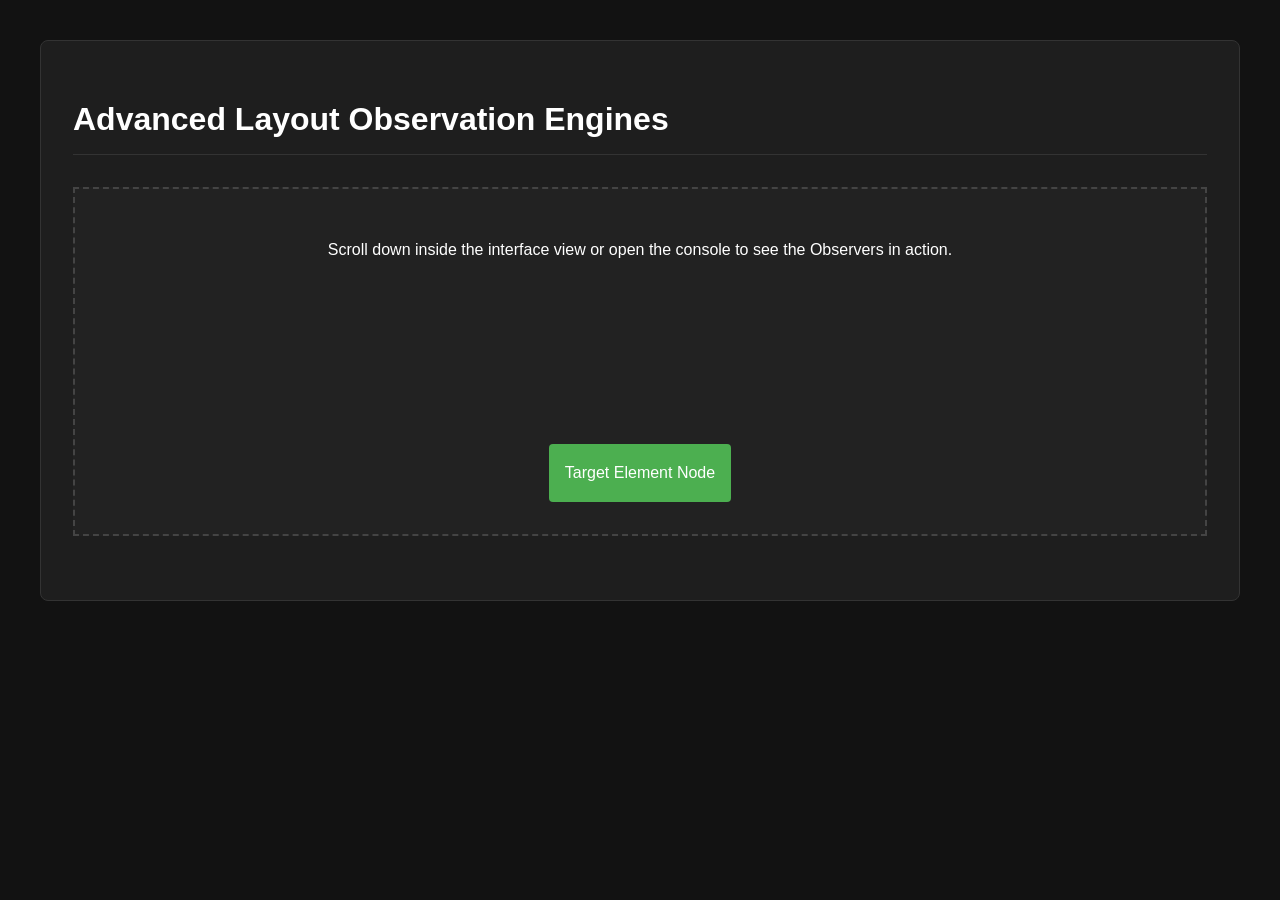
<file: 06_dom/05_observationAPI.html>
<!DOCTYPE html>
<html lang="en">
<head>
    <meta charset="UTF-8">
    <title>DOM Part 5: Advanced Browser Observation APIs Master Notes</title>
    <style>
        :root {
            --bg-primary: #121212;
            --bg-secondary: #1e1e1e;
            --text-main: #ffffff;
            --text-muted: #b3b3b3;
            --accent-cyan: #00bcd4;
            --accent-pink: #e91e63;
            --border-color: #333333;
        }

        body {
            background-color: var(--bg-primary);
            color: var(--text-main);
            font-family: 'Segoe UI', Tahoma, Geneva, Verdana, sans-serif;
            padding: 2rem;
            line-height: 1.6;
        }

        .note-container {
            background-color: var(--bg-secondary);
            border: 1px solid var(--border-color);
            border-radius: 8px;
            padding: 2rem;
            margin-bottom: 2rem;
        }

        h1, h2, h3 {
            color: var(--text-main);
            border-bottom: 1px solid var(--border-color);
            padding-bottom: 0.5rem;
        }

        h2 { color: var(--accent-cyan); }

        .viewport-box {
            border: 2px dashed #444;
            padding: 2rem;
            margin: 2rem 0;
            text-align: center;
            background: #222;
        }

        .observe-target {
            background: var(--accent-pink);
            color: white;
            padding: 1rem;
            display: inline-block;
            margin-top: 1rem;
            border-radius: 4px;
            transition: all 0.3s ease;
        }
    </style>
</head>
<body>

    <div class="note-container">
        <h1>Advanced Layout Observation Engines</h1>
        
        <div class="viewport-box" id="scroll-zone">
            <p>Scroll down inside the interface view or open the console to see the Observers in action.</p>
            <div style="height: 150px;"></div> <div class="observe-target" id="realtime-element">Target Element Node</div>
        </div>
    </div>

    <script>
        // ============================================================================
        // SECTION 1: THE INTERSECTION OBSERVER API (THE VISIBILITY TRACKER)
        // ============================================================================
        /*
          - Purpose: Programmatically watches an element node to see when it enters or 
                     exits the user's visible viewport screen frame.
          - Architectural Advantage: Legacy scroll tracking forced you to listen to massive,
                     high-frequency 'scroll' events that completely thrashed the main thread. 
                     IntersectionObserver runs asynchronously outside the main execution loop,
                     only waking up your code when thresholds are crossed.
          - Primary Use Cases: Infinite scrolling feeds, lazy-loading image configurations, 
                     and starting scroll-triggered animations.
        */
        
        const targetElement = document.getElementById("realtime-element");

        // Configuration Options:
        const intersectionOptions = {
            root: null,       // Defaults to the browser window screen viewport
            threshold: 0.5    // Triggers callback the millisecond 50% of the element is visible
        };

        // Engine Instantiation:
        const visibilityObserver = new IntersectionObserver(function(entries, observer) {
            entries.forEach(entry => {
                console.log("--- INTERSECTION OBSERVER INTERCEPT LOG ---");
                console.log("Is target node currently visible in viewport?:", entry.isIntersecting);
                console.log("Percentage of element currently visible:", entry.intersectionRatio);
                
                if (entry.isIntersecting) {
                    entry.target.style.backgroundColor = "#4caf50"; // Turn green when inside viewport
                } else {
                    entry.target.style.backgroundColor = "var(--accent-pink)"; // Reset when scrolled out
                }
            });
        }, intersectionOptions);

        // Arm the tracking scanner onto our selected DOM node pointer
        visibilityObserver.observe(targetElement);


        // ============================================================================
        // SECTION 2: THE MUTATION OBSERVER API (THE STRUCTURE INSPECTOR)
        // ============================================================================
        /*
          - Purpose: Watches a DOM target element node for any literal changes made to its 
                     internal structural topology or properties by running scripts.
          - Monitored Variables: Injections of new child elements, deletions of tags, modifications
                     to class attributes, or updates to internal text contents.
          - Primary Use Cases: Maintaining state synchronization in framework engines, writing 
                     secure browser plugin extensions, and monitoring third-party widget alterations.
        */

        // Engine Instantiation:
        const structureObserver = new MutationObserver(function(mutationsList, observer) {
            mutationsList.forEach(mutation => {
                console.log("--- MUTATION OBSERVER DETECTOR ACTIVE ---");
                console.log("Type of alteration performed on DOM node:", mutation.type);
                console.log("Modified attribute name identifier:", mutation.attributeName);
            });
        });

        // Arm the mutation scanner to track attribute mutations specifically
        structureObserver.observe(targetElement, { attributes: true });

        // Simulating a dynamic programmatic mutation after a 2-second timeout delay:
        setTimeout(() => {
            targetElement.setAttribute("data-system-status", "optimized-active");
        }, 2000);


        // ============================================================================
        // SECTION 3: THE RESIZE OBSERVER API (THE ELEMENT COMPONENT MEASURER)
        // ============================================================================
        /*
          - Purpose: Monitors the exact physical width and height dimensions of an individual 
                     element node inside the rendering box model.
          - Architectural Advantage: The legacy 'window.onresize' hook only let you track the 
                     global browser viewport size. ResizeObserver monitors the element itself. If 
                     a side menu expands and pushes a container narrower, the container reacts.
          - Primary Use Cases: Truly fluid component layout widgets independent of overall device screens.
        */

        // Engine Instantiation:
        const dimensionObserver = new ResizeObserver(function(entries) {
            for (let entry of entries) {
                console.log("--- RESIZE OBSERVER COMPONENT UPDATE ---");
                // Read content box width and height properties straight from browser layout engines
                console.log(`New Element Dimensions: ${entry.contentRect.width}px x ${entry.contentRect.height}px`);
            }
        });

        // Arm the dimension scanner onto the node pointer block
        dimensionObserver.observe(targetElement);


        // ============================================================================
        // SECTION 4: THE PERFORMANCE OBSERVER API (THE SYSTEM METRIC TRACKER)
        // ============================================================================
        /*
          - Purpose: Modern browser API that monitors real-time performance entry types 
                     (like layout shifts, long-running script blocks, and user interaction delays).
          - Architectural Advantage: Allows applications to collect real, live user performance data
                     directly from real devices rather than synthetic local test benchmarks.
          - Primary Use Cases: Tracking Core Web Vitals (CLS - Cumulative Layout Shift, INP - 
                     Interaction to Next Paint) to log framework efficiency metrics.
        */
        try {
            const perfObserver = new PerformanceObserver((list) => {
                list.getEntries().forEach((entry) => {
                    console.log("--- PERFORMANCE METRICS ENTRY RECORDED ---");
                    console.log(`Metric Name: ${entry.name} | Delay/Duration: ${entry.duration}ms`);
                });
            });
            // Arm it to specifically watch for long-running user interaction tasks
            perfObserver.observe({ type: "first-input", buffered: true });
        } catch (e) {
            console.log("PerformanceObserver configuration skipped or unsupported in this sandboxed context.");
        }



        // how to write observer codes 
        // STEP 1: Define the instructions (What to do when something happens)
        // const callback = function(entries, observer) { ... };
            
        // // STEP 2: Instantiate the machine and pass it the instructions
        // const observerMachine = new ObserverClass(callback, options);
            
        // // STEP 3: Arm the machine and tell it which DOM node to watch
        // observerMachine.observe(targetElementNode);


        // Intersection Breakdown
        // Step 1: Target the element using the basic selectors you know
        // const videoPlayer = document.querySelector("#main-video");
        
        // // Step 2: Configure the layout rules (The Trigger Point)
        // const options = {
        //     root: null,         // null means "watch the main browser screen window"
        //     threshold: 0.5      // 0.5 means trigger the code when exactly 50% of the element is visible
        // };
        
        // // Step 3: Instantiate the constructor machine
        // const videoWatchdog = new IntersectionObserver(function(entries) {
        //     // The browser always passes an array called 'entries' because an observer can watch multiple elements at once.
        //     // We loop through the array to check our specific target:
        //     entries.forEach(entry => {

        //         // CRITICAL PROPERTY: .isIntersecting is a boolean (true/false)
        //         if (entry.isIntersecting) {
        //             console.log("Element is visible on screen!");
        //             // You can run any project code here (e.g., videoPlayer.play())
        //         } else {
        //             console.log("Element has scrolled off screen!");
        //             // Or here (e.g., videoPlayer.pause())
        //         }

        //     });
        // }, options);
        
        // // Step 4: Arm the machine
        // videoWatchdog.observe(videoPlayer);

        // Once an observer is instantiated, the browser gives your variable three built-in method commands 
        // that you can execute in your project code:

        // observer.observe(element): Starts watching the targeted element.

        // observer.unobserve(element): Stops watching one specific element while keeping the machine running for others.

        // observer.disconnect(): Shuts down the entire observer instance completely. No further changes will be monitored

        
    </script>
</body>
</html>
</file>
<file: Projects/imgEditor/style.css>
:root {
  --bg-dark: #0f111a;
  --panel-bg: #1e2233;
  --accent-cyan: #00ffcc;
  --accent-pink: #ff3366;
  --accent-yellow: #ffcc00;
  --text-main: #f0f4f8;
  --text-muted: #8492a6;
  --border-color: #2e344d;
}

* {
  box-sizing: border-box;
  margin: 0;
  padding: 0;
}

body {
  background-color: var(--bg-dark);
  color: var(--text-main);
  font-family: "Courier New", Courier, monospace;
  overflow-x: hidden;
  height: 100vh;
}

#app-workspace {
  display: flex;
  flex-direction: column;
  height: 100vh;
}

header {
  background-color: var(--panel-bg);
  border-bottom: 2px solid var(--border-color);
  display: flex;
  justify-content: space-between;
  align-items: center;
  padding: 1rem 2rem;
}

h1 {
  font-size: 1.2rem;
  font-weight: bold;
  letter-spacing: -0.5px;
}

#telemetry-panel {
  background: rgba(0, 0, 0, 0.4);
  border: 1px solid var(--border-color);
  border-radius: 4px;
  padding: 0.5rem 1rem;
  font-size: 0.9rem;
}

#fps-counter {
  font-weight: bold;
  transition: color 0.1s ease;
}

main {
  display: grid;
  grid-template-columns: 320px 1fr;
  flex: 1;
  overflow: hidden;
}

#controls {
  background-color: var(--panel-bg);
  border-right: 2px solid var(--border-color);
  display: flex;
  flex-direction: column;
  gap: 2rem;
  padding: 2rem;
  overflow-y: auto;
}

.control-group {
  display: flex;
  flex-direction: column;
  gap: 0.5rem;
}

.control-group label {
  color: var(--text-muted);
  font-size: 0.8rem;
  text-transform: uppercase;
  letter-spacing: 1px;
}

/* Custom File Input Styles */
#image-loader {
  display: none;
}

.file-label {
  background-color: var(--border-color);
  border: 1px dashed var(--accent-cyan);
  border-radius: 4px;
  color: var(--accent-cyan);
  cursor: pointer;
  display: block;
  padding: 0.8rem;
  text-align: center;
  transition: all 0.2s ease;
}

.file-label:hover {
  background-color: rgba(0, 255, 204, 0.1);
}

.btn-grid {
  display: flex;
  flex-direction: column;
  gap: 0.5rem;
}

button,
select {
  background-color: var(--bg-dark);
  border: 1px solid var(--border-color);
  border-radius: 4px;
  color: var(--text-main);
  cursor: pointer;
  font-family: inherit;
  font-size: 0.9rem;
  padding: 0.8rem;
  text-align: left;
  transition: all 0.2s ease;
  width: 100%;
}

button:hover {
  border-color: var(--accent-cyan);
  color: var(--accent-cyan);
}

.heavy-btn {
  border-color: rgba(255, 51, 102, 0.4);
  color: #ff88a3;
}

.heavy-btn:hover {
  border-color: var(--accent-pink);
  color: var(--accent-pink);
  background-color: rgba(255, 51, 102, 0.05);
}

/* Safety Reset Button Styling */
.safety-btn {
  border-color: rgba(255, 204, 0, 0.4);
  color: #ffe680;
}

.safety-btn:hover {
  border-color: var(--accent-yellow);
  color: var(--accent-yellow);
  background-color: rgba(255, 204, 0, 0.05);
}

/* Export Success Button Styling */
.success-btn {
  border-color: rgba(0, 255, 204, 0.4);
  color: #80ffdf;
}

.success-btn:hover {
  background-color: rgba(0, 255, 204, 0.05);
}

/* Integrated Range Input Element Styling */
input[type="range"] {
  appearance: none;
  -webkit-appearance: none;
  width: 100%;
  background: var(--bg-dark);
  border: 1px solid var(--border-color);
  height: 8px;
  border-radius: 4px;
  outline: none;
  margin-top: 0.2rem;
}

input[type="range"]::-webkit-slider-thumb {
  -webkit-appearance: none;
  appearance: none;
  width: 16px;
  height: 16px;
  border-radius: 2px;
  background: var(--accent-cyan);
  cursor: pointer;
  border: none;
}

select {
  appearance: none;
  background-image: url("data:image/svg+xml;utf8,<svg fill='%238492a6' height='24' viewBox='0 0 24 24' width='24' xmlns='http://www.w3.org/2000/svg'><path d='M7 10l5 5 5-5z'/></svg>");
  background-repeat: no-repeat;
  background-position: right 10px center;
}

#performance-metrics {
  background-color: rgba(0, 0, 0, 0.2);
  border: 1px solid var(--border-color);
  border-radius: 4px;
  margin-top: auto;
  padding: 1rem;
}

#performance-metrics h3 {
  font-size: 0.8rem;
  color: var(--text-muted);
  margin-bottom: 0.5rem;
  text-transform: uppercase;
}

#time-metric {
  color: var(--accent-cyan);
  font-weight: bold;
}

#viewport {
  background-color: var(--bg-dark);
  display: flex;
  justify-content: center;
  align-items: center;
  padding: 2rem;
  overflow: hidden;
}

.canvas-wrapper {
  background: repeating-conic-gradient(#1a1d29 0% 25%, #232738 0% 50%) 50% /
    20px 20px;
  border: 2px solid var(--border-color);
  border-radius: 4px;
  box-shadow: 0 20px 40px rgba(0, 0, 0, 0.5);
  display: flex;
  max-width: 100%;
  max-height: 100%;
  overflow: auto;
}

canvas {
  display: block;
  margin: auto;
  max-width: 100%;
  height: auto;
}
</file>
<file: Projects/TechTerminal/style.css>
:root {
  --bg-main: #0f0f12;
  --bg-sidebar: #16161f;
  --bg-card: #1a1a24;
  --accent: #00f5d4;
  --text-main: #ffffff;
  --text-muted: #8b8b9f;
  --border-color: #262636;
}

body {
  background-color: var(--bg-main);
  color: var(--text-main);
  font-family:
    -apple-system, BlinkMacSystemFont, "Segoe UI", Roboto, Helvetica, sans-serif;
  margin: 0;
  padding: 0;
  overflow-x: hidden;
}

.app-container {
  display: flex;
  height: 100vh;
}

/* Sidebar Styling */
.sidebar {
  width: 260px;
  background-color: var(--bg-sidebar);
  border-right: 1px solid var(--border-color);
  display: flex;
  flex-direction: column;
  padding: 20px;
  box-sizing: border-box;
}

.brand {
  display: flex;
  align-items: center;
  gap: 10px;
  margin-bottom: 30px;
}

.pulse-dot {
  width: 8px;
  height: 8px;
  background-color: var(--accent);
  border-radius: 50%;
  box-shadow: 0 0 8px var(--accent);
}

.channel-nav {
  display: flex;
  flex-direction: column;
  gap: 8px;
  flex-grow: 1;
}

.nav-btn {
  background: none;
  border: none;
  color: var(--text-muted);
  text-align: left;
  padding: 12px 16px;
  border-radius: 6px;
  font-size: 14px;
  cursor: pointer;
  transition: all 0.2s ease;
}

.nav-btn:hover,
.nav-btn.active {
  background-color: var(--bg-card);
  color: var(--text-main);
  border-left: 3px solid var(--accent);
}

.system-status {
  font-size: 12px;
  color: var(--text-muted);
  border-top: 1px solid var(--border-color);
  padding-top: 15px;
}

.text-green {
  color: var(--accent);
  font-weight: bold;
}

/* Main Feed Area Styling */
.feed-area {
  flex-grow: 1;
  overflow-y: auto;
  padding: 40px;
  box-sizing: border-box;
}

.feed-header {
  margin-bottom: 30px;
  border-bottom: 1px solid var(--border-color);
  padding-bottom: 20px;
}

.feed-header h1 {
  margin: 0 0 5px 0;
  font-size: 28px;
}
.feed-header p {
  margin: 0;
  color: var(--text-muted);
}

.feed-container {
  max-width: 700px;
  margin: 0 auto;
  display: flex;
  flex-direction: column;
  gap: 20px;
}

/* Card Visual Variants */
.media-card {
  background-color: var(--bg-card);
  border: 1px solid var(--border-color);
  border-radius: 8px;
  padding: 20px;
  transition: transform 0.2s ease;
}

.media-card:hover {
  transform: translateY(-2px);
}

.card-articles {
  border-left: 4px solid #00adb5;
}
.card-memes {
  border-left: 4px solid #9b5de5;
}
.card-news {
  border-left: 4px solid #f15bb5;
}

.card-tag {
  font-size: 10px;
  font-weight: bold;
  letter-spacing: 1px;
  margin-bottom: 8px;
  color: var(--accent);
}

.card-title {
  margin: 0 0 10px 0;
  font-size: 18px;
  line-height: 1.4;
}
.card-meta {
  font-size: 12px;
  color: var(--text-muted);
  margin-bottom: 15px;
}
.card-stats {
  font-size: 13px;
  color: var(--text-muted);
}

/* Sentinel & Infinite Loading Styles */
.sentinel-box {
  margin-top: 40px;
  padding: 30px;
  text-align: center;
  color: var(--text-muted);
  font-size: 14px;
  display: flex;
  flex-direction: column;
  align-items: center;
  gap: 15px;
}

.spinner {
  width: 24px;
  height: 24px;
  border: 3px solid var(--border-color);
  border-top: 3px solid var(--accent);
  border-radius: 50%;
  animation: spin 1s linear infinite;
}

@keyframes spin {
  0% {
    transform: rotate(0deg);
  }
  100% {
    transform: rotate(360deg);
  }
}

.modal-overlay {
  position: fixed;
  top: 0;
  left: 0;
  width: 100vw;
  height: 100vh;
  background-color: rgba(15, 15, 18, 0.85);
  backdrop-filter: blur(10px);
  display: flex;
  justify-content: center;
  align-items: center;
  z-index: 9999;
  opacity: 1;
  transition: opacity 0.25s ease;
}

.modal-overlay.hidden {
  display: none;
  opacity: 0;
}

.modal-content {
  background-color: var(--bg-sidebar);
  border: 1px solid var(--border-color);
  width: 90%;
  max-width: 650px;
  max-height: 85vh;
  border-radius: 12px;
  padding: 30px;
  overflow-y: auto;
  position: relative;
  box-shadow: 0 20px 40px rgba(0, 0, 0, 0.5);
}

.close-btn {
  background: none;
  border: 1px solid var(--border-color);
  color: var(--text-muted);
  padding: 8px 16px;
  border-radius: 6px;
  cursor: pointer;
  font-size: 13px;
  float: right;
  transition: all 0.2s ease;
}

.close-btn:hover {
  border-color: #ff5555;
  color: #ff5555;
}

.modal-image {
  width: 100%;
  max-height: 350px;
  object-fit: cover;
  border-radius: 8px;
  margin-top: 20px;
  border: 1px solid var(--border-color);
}
</file>
<file: Projects/VueFramework/style.css>
/* Minimalist Dark Tech Workspace Theme */
:root {
  --bg-main: #0d1117;
  --bg-card: #161b22;
  --border-color: #30363d;
  --text-main: #c9d1d9;
  --text-muted: #8b949e;
  --accent-blue: #58a6ff;
  --accent-green: #2ea44f;
}

* {
  box-sizing: border-box;
  margin: 0;
  padding: 0;
}

body {
  background-color: var(--bg-main);
  color: var(--text-main);
  font-family:
    -apple-system, BlinkMacSystemFont, "Segoe UI", Helvetica, Arial, sans-serif;
  line-height: 1.6;
  padding: 2rem 1rem;
}

.app-container {
  max-width: 650px;
  margin: 0 auto;
  display: flex;
  flex-direction: column;
  gap: 1.5rem;
}

.app-header {
  text-align: center;
  border-bottom: 1px solid var(--border-color);
  padding-bottom: 1rem;
}

.app-header h1 {
  font-size: 2rem;
  color: var(--accent-blue);
}

.app-header p {
  color: var(--text-muted);
  font-size: 0.9rem;
}

section {
  background-color: var(--bg-card);
  border: 1px solid var(--border-color);
  border-radius: 6px;
  padding: 1.5rem;
}

section h2 {
  font-size: 1.1rem;
  margin-bottom: 1rem;
  color: var(--text-main);
  border-left: 3px solid var(--accent-blue);
  padding-left: 0.5rem;
}

/* Control Panel Forms */
.input-group {
  margin-bottom: 1rem;
  display: flex;
  flex-direction: column;
  gap: 0.5rem;
}

.input-group:last-child {
  margin-bottom: 0;
}

label {
  font-size: 0.85rem;
  color: var(--text-muted);
  font-weight: 600;
}

input[type="text"] {
  width: 100%;
  background-color: var(--bg-main);
  border: 1px solid var(--border-color);
  border-radius: 6px;
  color: var(--text-main);
  padding: 0.6rem 0.8rem;
  font-size: 1rem;
  outline: none;
  transition: border-color 0.2s ease;
}

input[type="text"]:focus {
  border-color: var(--accent-blue);
}

/* Output Display Row Layouts */
.output-row {
  display: flex;
  align-items: center;
  justify-content: space-between;
  padding: 0.75rem 0;
  border-bottom: 1px solid rgba(48, 54, 61, 0.5);
}

.output-row:last-child {
  border-bottom: none;
  padding-bottom: 0;
}

.label {
  font-size: 0.9rem;
  color: var(--text-muted);
}

.highlight {
  color: var(--accent-blue);
  font-size: 1.1rem;
}

.text-bubble {
  background-color: rgba(88, 166, 255, 0.1);
  color: var(--text-main);
  padding: 0.2rem 0.6rem;
  border-radius: 20px;
  font-size: 0.85rem;
  border: 1px solid rgba(88, 166, 255, 0.2);
}

/* Diagnostic Action Trigger Elements */
.trigger-panel p {
  font-size: 0.85rem;
  color: var(--text-muted);
  margin-bottom: 1rem;
}

.btn {
  background-color: var(--accent-green);
  color: #ffffff;
  border: 1px solid rgba(27, 31, 36, 0.15);
  border-radius: 6px;
  padding: 0.6rem 1.2rem;
  font-size: 0.9rem;
  font-weight: 600;
  cursor: pointer;
  width: 100%;
  transition: background-color 0.1s ease;
}

.btn:hover {
  background-color: #2c974b;
}
</file>
